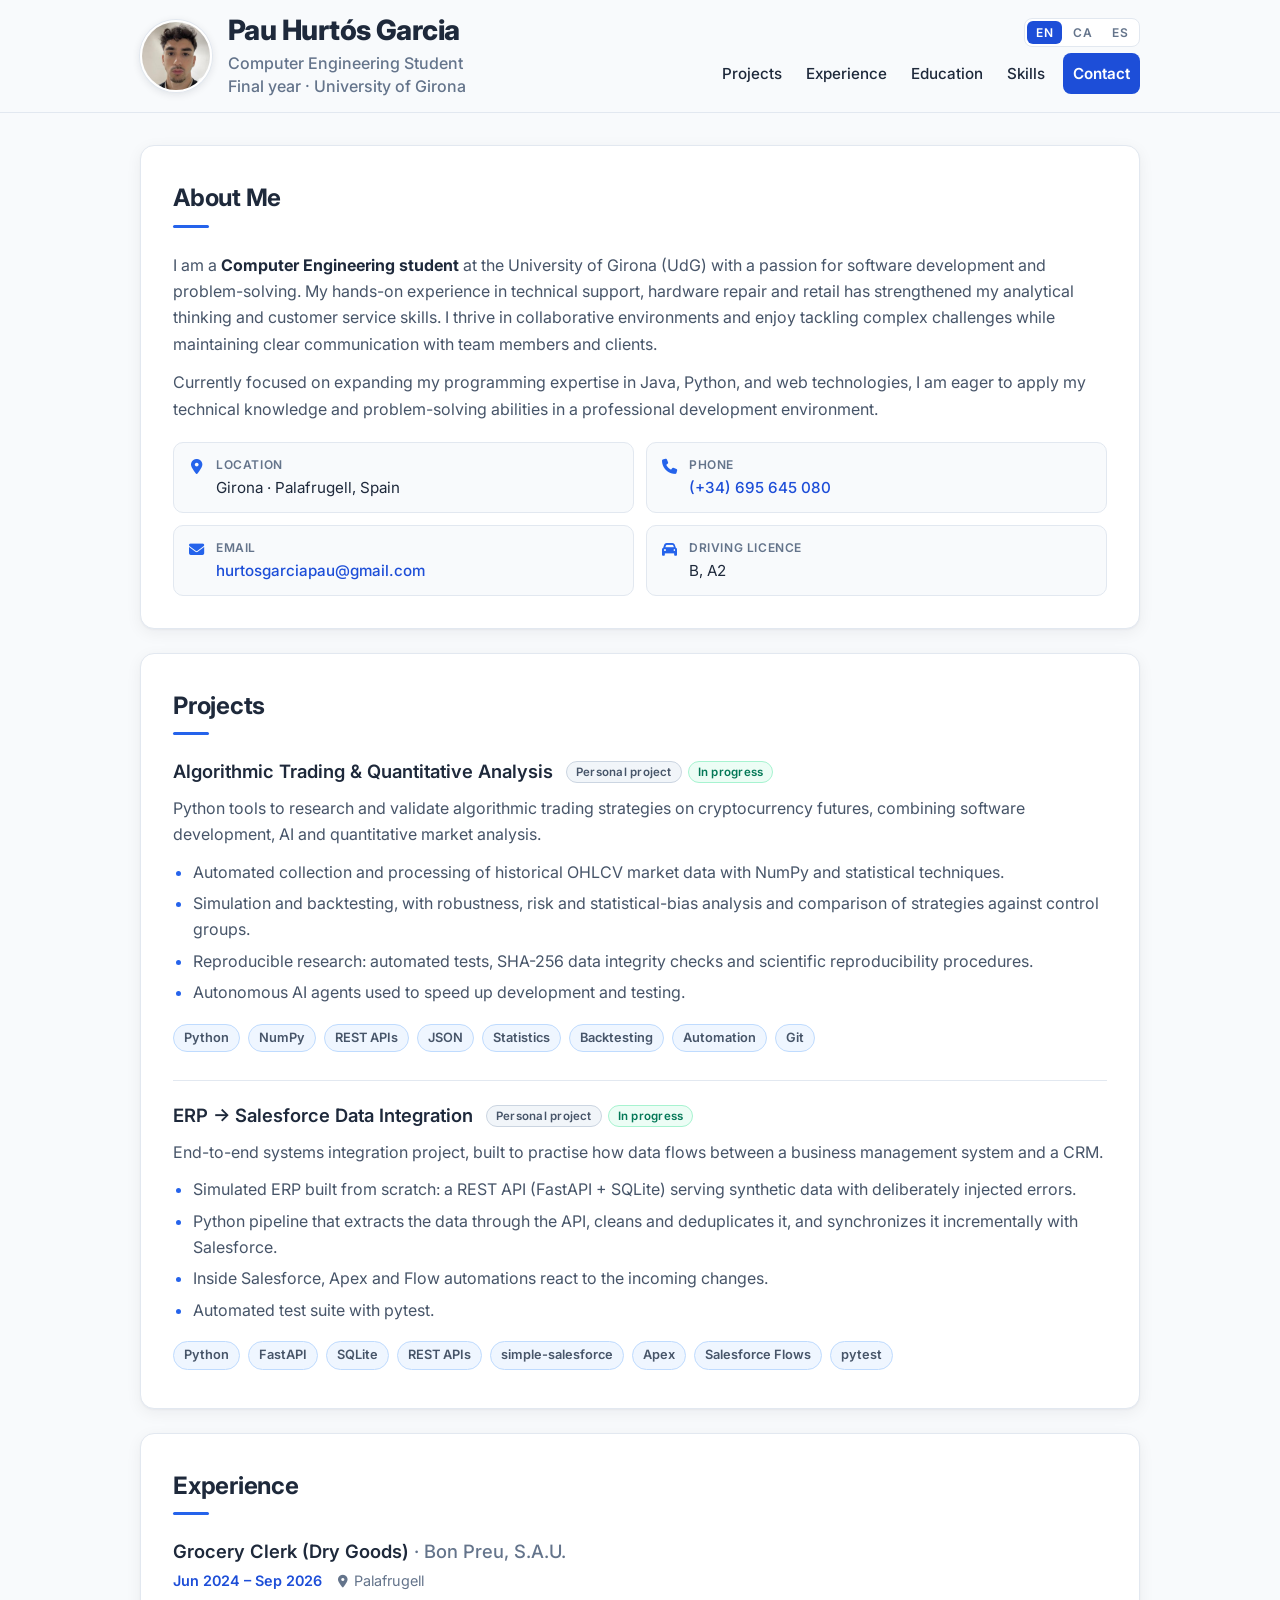
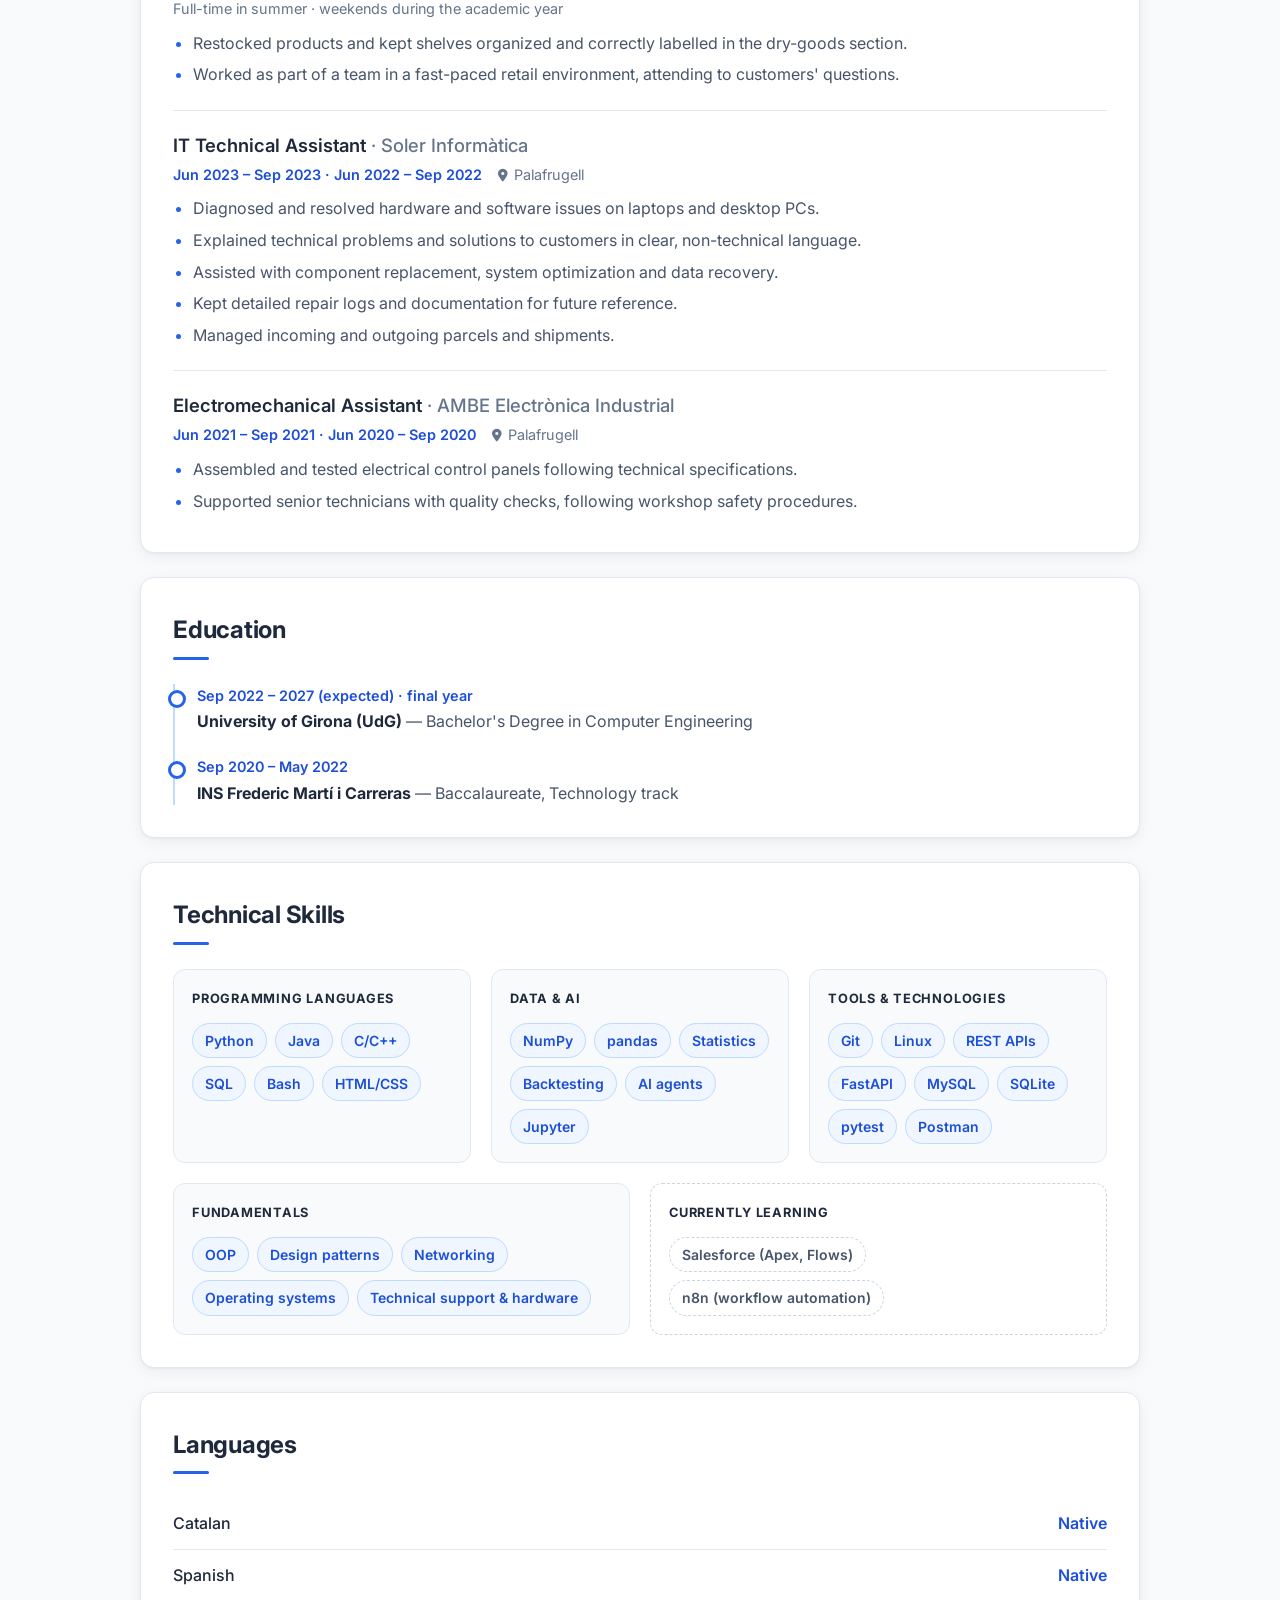
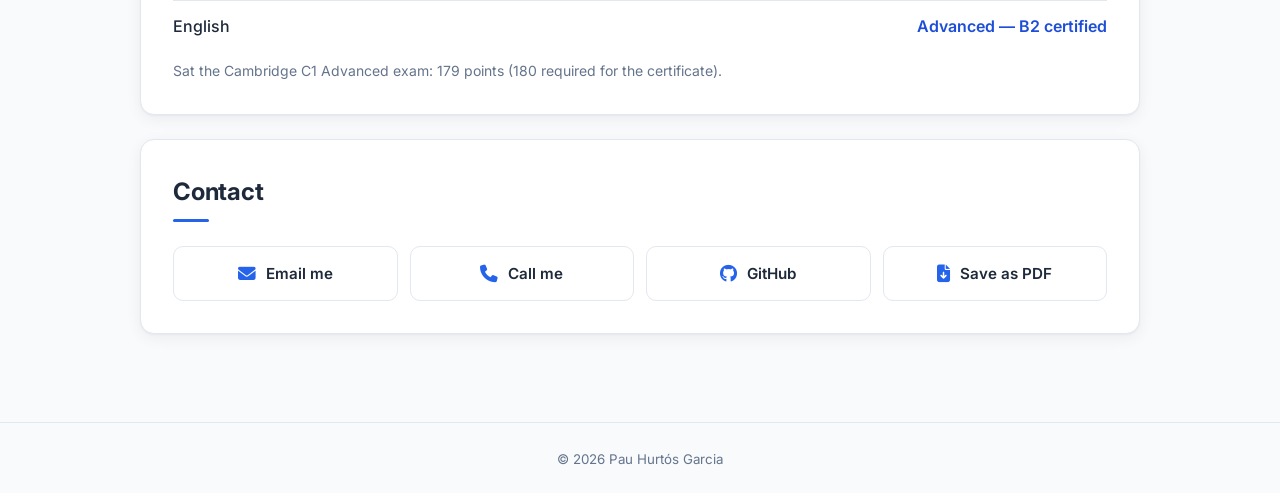
<file: docs/index.html>
<!DOCTYPE html>
<html lang="en">
<head>
  <meta charset="utf-8" />
  <meta name="viewport" content="width=device-width, initial-scale=1" />
  <title>Pau Hurtós Garcia | Curriculum Vitae</title>
  <meta name="description" content="Pau Hurtós Garcia — Computer Engineering student at the University of Girona. Experience, education, skills and contact information." />
  <meta name="author" content="Pau Hurtós Garcia" />
  <meta name="theme-color" content="#1d4ed8" />
  <link rel="canonical" href="https://pdpxvx.github.io/CV/" />
  <link rel="alternate" hreflang="en" href="https://pdpxvx.github.io/CV/" />
  <link rel="alternate" hreflang="ca" href="https://pdpxvx.github.io/CV/ca/" />
  <link rel="alternate" hreflang="es" href="https://pdpxvx.github.io/CV/es/" />
  <link rel="alternate" hreflang="x-default" href="https://pdpxvx.github.io/CV/" />
  <link rel="icon" href="data:image/svg+xml,%3Csvg xmlns='http://www.w3.org/2000/svg' viewBox='0 0 64 64'%3E%3Crect width='64' height='64' rx='14' fill='%231d4ed8'/%3E%3Ctext x='50%25' y='54%25' dominant-baseline='middle' text-anchor='middle' font-family='Arial,sans-serif' font-weight='700' font-size='28' fill='%23fff'%3EPH%3C/text%3E%3C/svg%3E" />

  <!-- Social sharing preview (LinkedIn, WhatsApp, X...) -->
  <meta property="og:type" content="profile" />
  <meta property="og:locale" content="en_GB" />
  <meta property="og:title" content="Pau Hurtós Garcia — Curriculum Vitae" />
  <meta property="og:description" content="Computer Engineering student at the University of Girona (UdG)." />
  <meta property="og:url" content="https://pdpxvx.github.io/CV/" />
  <meta property="og:image" content="https://pdpxvx.github.io/CV/assets/photo.jpg" />
  <meta name="twitter:card" content="summary" />

  <!-- Fonts & icons -->
  <link rel="preconnect" href="https://fonts.googleapis.com" />
  <link rel="preconnect" href="https://fonts.gstatic.com" crossorigin />
  <link href="https://fonts.googleapis.com/css2?family=Inter:wght@400;500;600;700;800&display=swap" rel="stylesheet" />
  <link rel="stylesheet" href="https://cdn.jsdelivr.net/npm/@fortawesome/fontawesome-free@6.5.0/css/all.min.css" integrity="sha512-Avb2QiuDEEvB4bZJYdft2mNjVShBftLdPG8FJ0V7irTLQ8Uo0qcPxh4Plq7G5tGm0rU+1SPhVotteLpBERwTkw==" crossorigin="anonymous" referrerpolicy="no-referrer" />
  <link rel="stylesheet" href="style.css?v=2" />
</head>

<body>
  <a class="skip-link" href="#main">Skip to content</a>

  <!-- ===== HEADER ===== -->
  <header class="site-header">
    <div class="container header-inner">
      <div class="id-block">
        <img class="avatar" src="assets/photo.jpg" alt="Photo of Pau Hurtós Garcia" width="72" height="72" />
        <div>
          <h1 class="name">Pau Hurtós Garcia</h1>
          <p class="tagline"><span>Computer Engineering Student</span><span class="sep"> · </span><span>Final year · University of Girona</span></p>
        </div>
      </div>

      <div class="header-right">
        <!-- ===== LANGUAGE SWITCHER ===== -->
        <nav class="lang-switch" aria-label="Language">
          <a href="./" hreflang="en" lang="en" aria-current="page">EN</a>
          <a href="ca/" hreflang="ca" lang="ca">CA</a>
          <a href="es/" hreflang="es" lang="es">ES</a>
        </nav>

        <!-- ===== NAVIGATION BAR ===== -->
        <nav class="site-nav" aria-label="Main navigation">
          <ul>
            <li><a href="#projects">Projects</a></li>
            <li><a href="#experience">Experience</a></li>
            <li><a href="#education">Education</a></li>
            <li><a href="#technical-skills">Skills</a></li>
            <li><a class="btn" href="#contact">Contact</a></li>
          </ul>
        </nav>
      </div>
    </div>
  </header>

  <!-- ===== MAIN CONTENT ===== -->
  <main id="main" class="container content">

    <!-- === ABOUT SECTION === -->
    <section id="about" class="card">
      <h2>About Me</h2>
      <p>
        I am a <strong>Computer Engineering student</strong> at the University of Girona (UdG) with a passion for
        software development and problem-solving. My hands-on experience in technical support, hardware repair and retail
        has strengthened my analytical thinking and customer service skills. I thrive in collaborative environments
        and enjoy tackling complex challenges while maintaining clear communication with team members and clients.
      </p>
      <p>
        Currently focused on expanding my programming expertise in Java, Python, and web technologies, I am eager
        to apply my technical knowledge and problem-solving abilities in a professional development environment.
      </p>

      <ul class="quick-facts">
        <li><i class="fa-solid fa-location-dot" aria-hidden="true"></i><span><strong>Location</strong>Girona · Palafrugell, Spain</span></li>
        <li><i class="fa-solid fa-phone" aria-hidden="true"></i><span><strong>Phone</strong><a href="tel:+34695645080">(+34) 695 645 080</a></span></li>
        <li><i class="fa-solid fa-envelope" aria-hidden="true"></i><span><strong>Email</strong><a href="mailto:hurtosgarciapau@gmail.com">hurtosgarciapau@gmail.com</a></span></li>
        <li><i class="fa-solid fa-car" aria-hidden="true"></i><span><strong>Driving licence</strong>B, A2</span></li>
      </ul>
    </section>

    <!-- === PROJECTS === -->
    <section id="projects" class="card">
      <h2>Projects</h2>

      <article class="item project">
        <div class="item-head">
          <h3>Algorithmic Trading &amp; Quantitative Analysis <span class="badge neutral">Personal project</span><span class="badge">In progress</span></h3>
        </div>
        <p>Python tools to research and validate algorithmic trading strategies on cryptocurrency futures, combining software development, AI and quantitative market analysis.</p>
        <ul>
          <li>Automated collection and processing of historical OHLCV market data with NumPy and statistical techniques.</li>
          <li>Simulation and backtesting, with robustness, risk and statistical-bias analysis and comparison of strategies against control groups.</li>
          <li>Reproducible research: automated tests, SHA-256 data integrity checks and scientific reproducibility procedures.</li>
          <li>Autonomous AI agents used to speed up development and testing.</li>
        </ul>
        <ul class="skill-tags">
          <li class="skill-tag">Python</li>
          <li class="skill-tag">NumPy</li>
          <li class="skill-tag">REST APIs</li>
          <li class="skill-tag">JSON</li>
          <li class="skill-tag">Statistics</li>
          <li class="skill-tag">Backtesting</li>
          <li class="skill-tag">Automation</li>
          <li class="skill-tag">Git</li>
        </ul>
      </article>

      <article class="item project">
        <div class="item-head">
          <h3>ERP → Salesforce Data Integration <span class="badge neutral">Personal project</span><span class="badge">In progress</span></h3>
        </div>
        <p>End-to-end systems integration project, built to practise how data flows between a business management system and a CRM.</p>
        <ul>
          <li>Simulated ERP built from scratch: a REST API (FastAPI + SQLite) serving synthetic data with deliberately injected errors.</li>
          <li>Python pipeline that extracts the data through the API, cleans and deduplicates it, and synchronizes it incrementally with Salesforce.</li>
          <li>Inside Salesforce, Apex and Flow automations react to the incoming changes.</li>
          <li>Automated test suite with pytest.</li>
        </ul>
        <ul class="skill-tags">
          <li class="skill-tag">Python</li>
          <li class="skill-tag">FastAPI</li>
          <li class="skill-tag">SQLite</li>
          <li class="skill-tag">REST APIs</li>
          <li class="skill-tag">simple-salesforce</li>
          <li class="skill-tag">Apex</li>
          <li class="skill-tag">Salesforce Flows</li>
          <li class="skill-tag">pytest</li>
        </ul>
      </article>
    </section>

    <!-- === EXPERIENCE SECTION === -->
    <section id="experience" class="card">
      <h2>Experience</h2>

      <article class="item">
        <div class="item-head">
          <h3>Grocery Clerk (Dry Goods) <span class="org">· Bon Preu, S.A.U.</span></h3>
          <p class="meta"><span class="dates">Jun 2024 – Sep 2026</span><span class="place">Palafrugell</span><span class="schedule">Full-time in summer · weekends during the academic year</span></p>
        </div>
        <ul>
          <li>Restocked products and kept shelves organized and correctly labelled in the dry-goods section.</li>
          <li>Worked as part of a team in a fast-paced retail environment, attending to customers' questions.</li>
        </ul>
      </article>

      <article class="item">
        <div class="item-head">
          <h3>IT Technical Assistant <span class="org">· Soler Informàtica</span></h3>
          <p class="meta"><span class="dates">Jun 2023 – Sep 2023 · Jun 2022 – Sep 2022</span><span class="place">Palafrugell</span></p>
        </div>
        <ul>
          <li>Diagnosed and resolved hardware and software issues on laptops and desktop PCs.</li>
          <li>Explained technical problems and solutions to customers in clear, non-technical language.</li>
          <li>Assisted with component replacement, system optimization and data recovery.</li>
          <li>Kept detailed repair logs and documentation for future reference.</li>
          <li>Managed incoming and outgoing parcels and shipments.</li>
        </ul>
      </article>

      <article class="item">
        <div class="item-head">
          <h3>Electromechanical Assistant <span class="org">· AMBE Electrònica Industrial</span></h3>
          <p class="meta"><span class="dates">Jun 2021 – Sep 2021 · Jun 2020 – Sep 2020</span><span class="place">Palafrugell</span></p>
        </div>
        <ul>
          <li>Assembled and tested electrical control panels following technical specifications.</li>
          <li>Supported senior technicians with quality checks, following workshop safety procedures.</li>
        </ul>
      </article>
    </section>

    <!-- === EDUCATION SECTION === -->
    <section id="education" class="card">
      <h2>Education</h2>
      <ol class="timeline">
        <li class="milestone">
          <div class="when">Sep 2022 – 2027 (expected) · final year</div>
          <div class="what"><strong>University of Girona (UdG)</strong> — Bachelor's Degree in Computer Engineering</div>
        </li>
        <li class="milestone">
          <div class="when">Sep 2020 – May 2022</div>
          <div class="what"><strong>INS Frederic Martí i Carreras</strong> — Baccalaureate, Technology track</div>
        </li>
      </ol>
    </section>

    <!-- === TECHNICAL SKILLS SECTION === -->
    <section id="technical-skills" class="card">
      <h2>Technical Skills</h2>
      <div class="skills-grid">
        <div class="skill-category">
          <h3>Programming Languages</h3>
          <ul class="skill-tags">
            <li class="skill-tag">Python</li>
            <li class="skill-tag">Java</li>
            <li class="skill-tag">C/C++</li>
            <li class="skill-tag">SQL</li>
            <li class="skill-tag">Bash</li>
            <li class="skill-tag">HTML/CSS</li>
          </ul>
        </div>
        <div class="skill-category">
          <h3>Data &amp; AI</h3>
          <ul class="skill-tags">
            <li class="skill-tag">NumPy</li>
            <li class="skill-tag">pandas</li>
            <li class="skill-tag">Statistics</li>
            <li class="skill-tag">Backtesting</li>
            <li class="skill-tag">AI agents</li>
            <li class="skill-tag">Jupyter</li>
          </ul>
        </div>
        <div class="skill-category">
          <h3>Tools &amp; Technologies</h3>
          <ul class="skill-tags">
            <li class="skill-tag">Git</li>
            <li class="skill-tag">Linux</li>
            <li class="skill-tag">REST APIs</li>
            <li class="skill-tag">FastAPI</li>
            <li class="skill-tag">MySQL</li>
            <li class="skill-tag">SQLite</li>
            <li class="skill-tag">pytest</li>
            <li class="skill-tag">Postman</li>
          </ul>
        </div>
        <div class="skill-category">
          <h3>Fundamentals</h3>
          <ul class="skill-tags">
            <li class="skill-tag">OOP</li>
            <li class="skill-tag">Design patterns</li>
            <li class="skill-tag">Networking</li>
            <li class="skill-tag">Operating systems</li>
            <li class="skill-tag">Technical support &amp; hardware</li>
          </ul>
        </div>
        <div class="skill-category learning">
          <h3>Currently learning</h3>
          <ul class="skill-tags">
            <li class="skill-tag">Salesforce (Apex, Flows)</li>
            <li class="skill-tag">n8n (workflow automation)</li>
          </ul>
        </div>
      </div>
    </section>

    <!-- === LANGUAGES SECTION === -->
    <section id="languages" class="card">
      <h2>Languages</h2>
      <ul class="lang-list">
        <li><span>Catalan</span><strong>Native</strong></li>
        <li><span>Spanish</span><strong>Native</strong></li>
        <li><span>English</span><strong>Advanced — B2 certified</strong></li>
      </ul>
      <p class="note">Sat the Cambridge C1 Advanced exam: 179 points (180 required for the certificate).</p>
    </section>

    <!-- === CONTACT SECTION === -->
    <section id="contact" class="card">
      <h2>Contact</h2>
      <address class="contact-grid">
        <a class="contact-link" href="mailto:hurtosgarciapau@gmail.com" aria-label="Send an email to Pau Hurtós Garcia">
          <i class="fa-solid fa-envelope" aria-hidden="true"></i>
          <span>Email me</span>
        </a>
        <a class="contact-link" href="tel:+34695645080" aria-label="Call Pau Hurtós Garcia">
          <i class="fa-solid fa-phone" aria-hidden="true"></i>
          <span>Call me</span>
        </a>
        <a class="contact-link" href="https://github.com/pdpxvx" target="_blank" rel="noopener" aria-label="View GitHub profile (opens in a new tab)">
          <i class="fa-brands fa-github" aria-hidden="true"></i>
          <span>GitHub</span>
        </a>
        <button class="contact-link" type="button" onclick="window.print()" aria-label="Print or save this CV as PDF">
          <i class="fa-solid fa-file-arrow-down" aria-hidden="true"></i>
          <span>Save as PDF</span>
        </button>
      </address>
    </section>
  </main>

  <!-- ===== FOOTER ===== -->
  <footer class="site-footer">
    <div class="container">
      <small>© <span id="year">2026</span> Pau Hurtós Garcia</small>
    </div>
  </footer>
  <script>
    document.getElementById('year').textContent = new Date().getFullYear();
  </script>
</body>
</html>
</file>
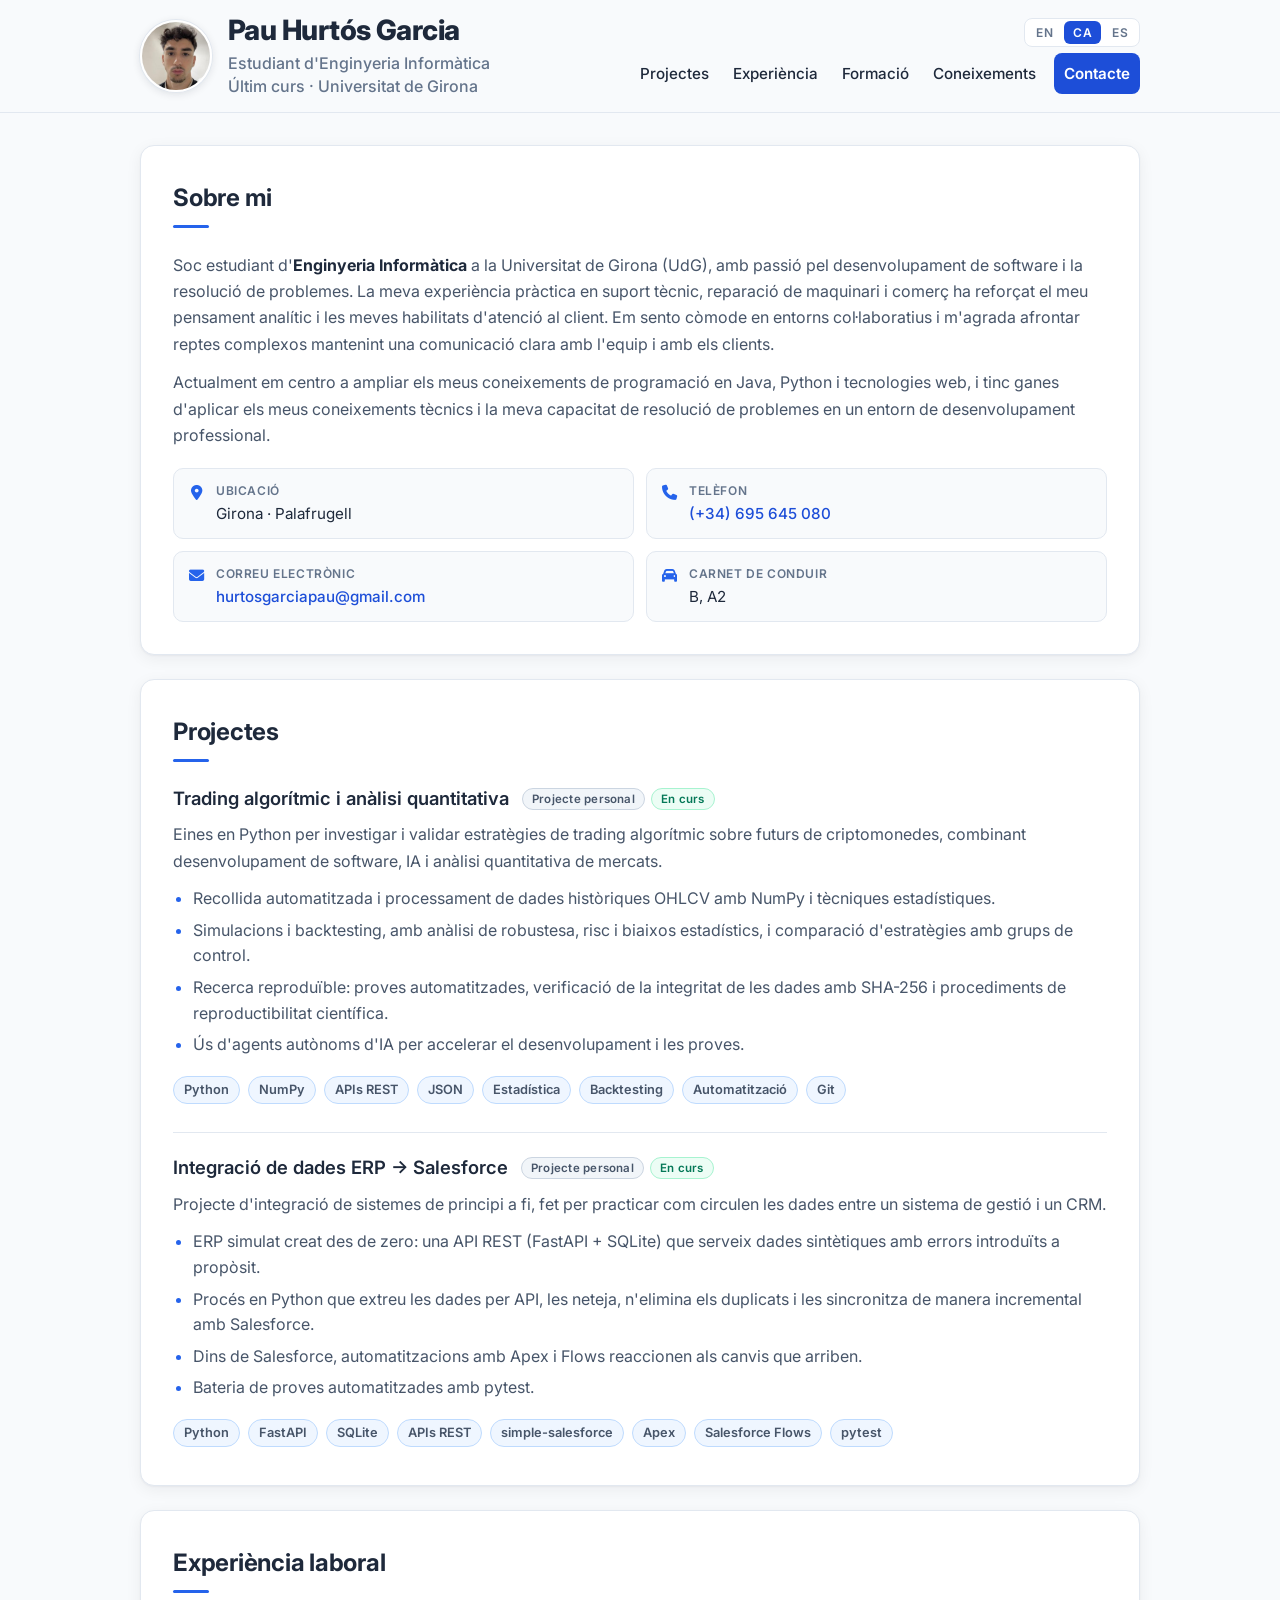
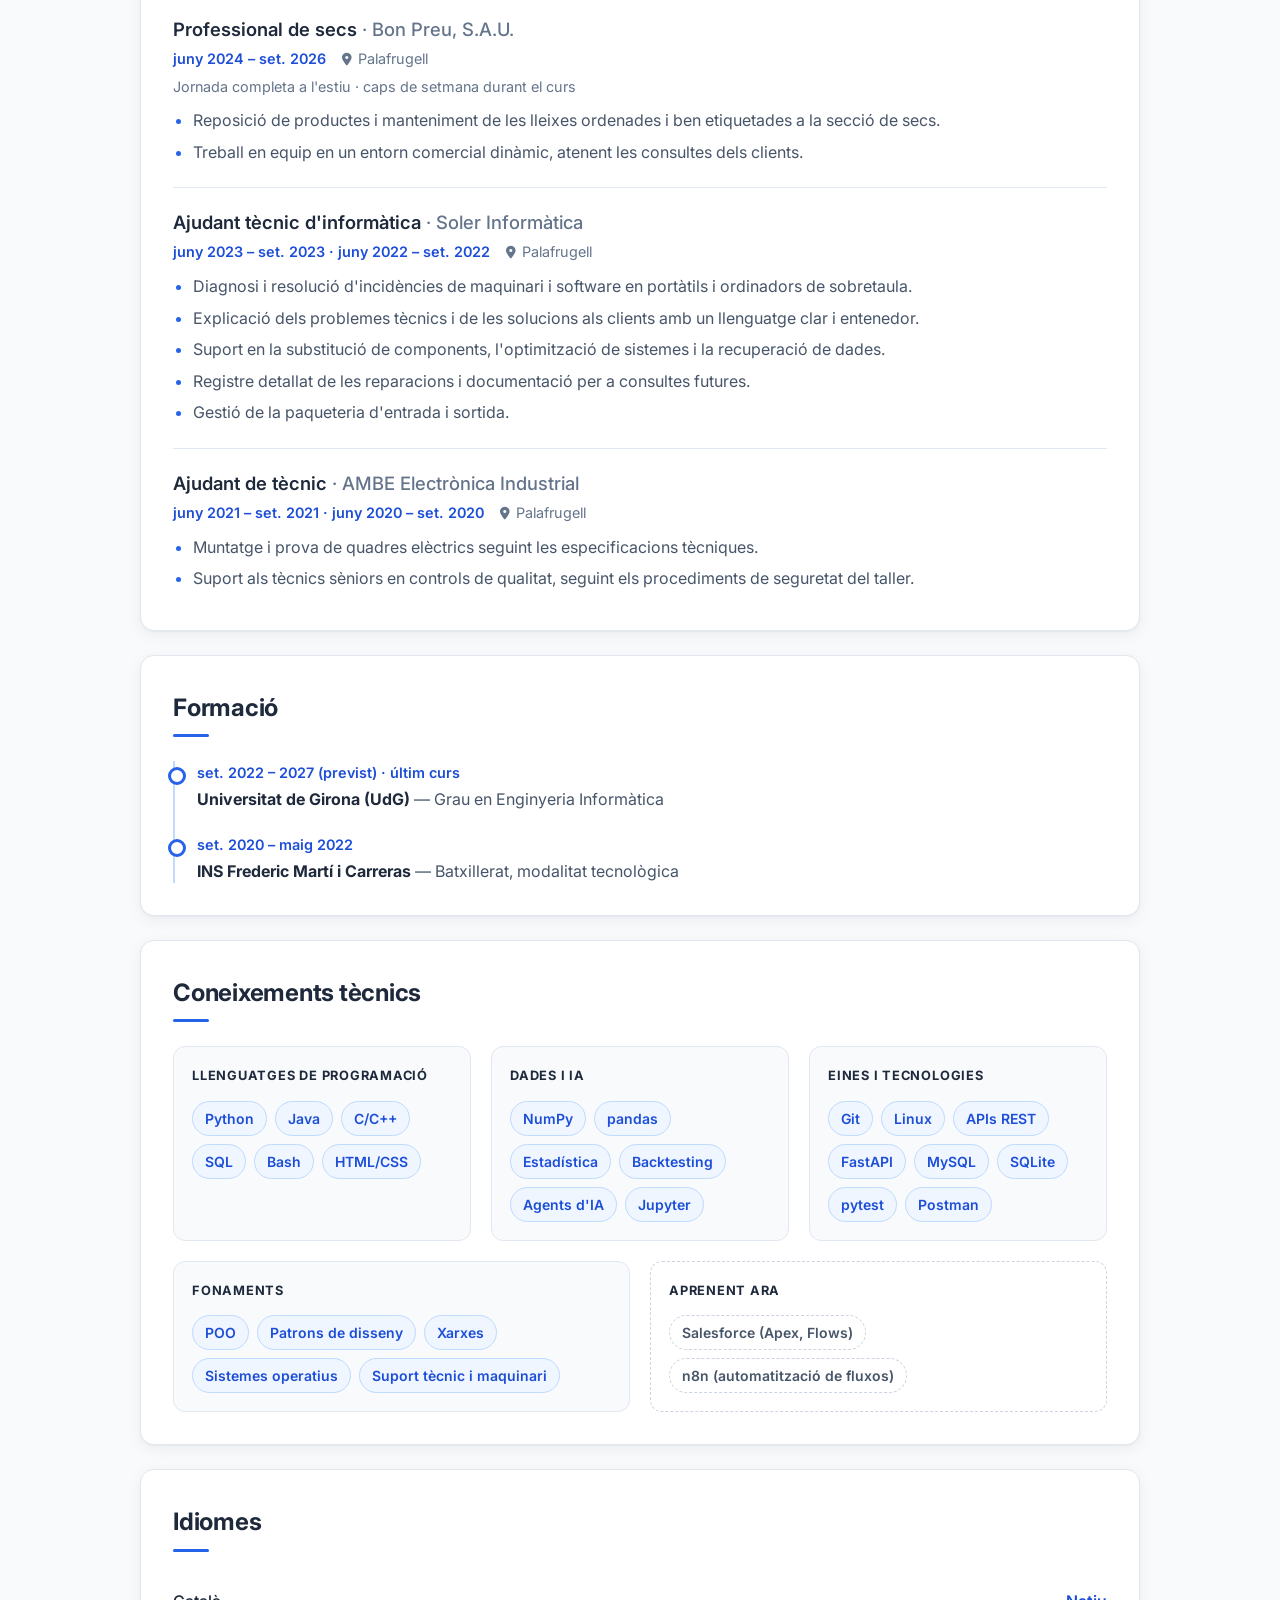
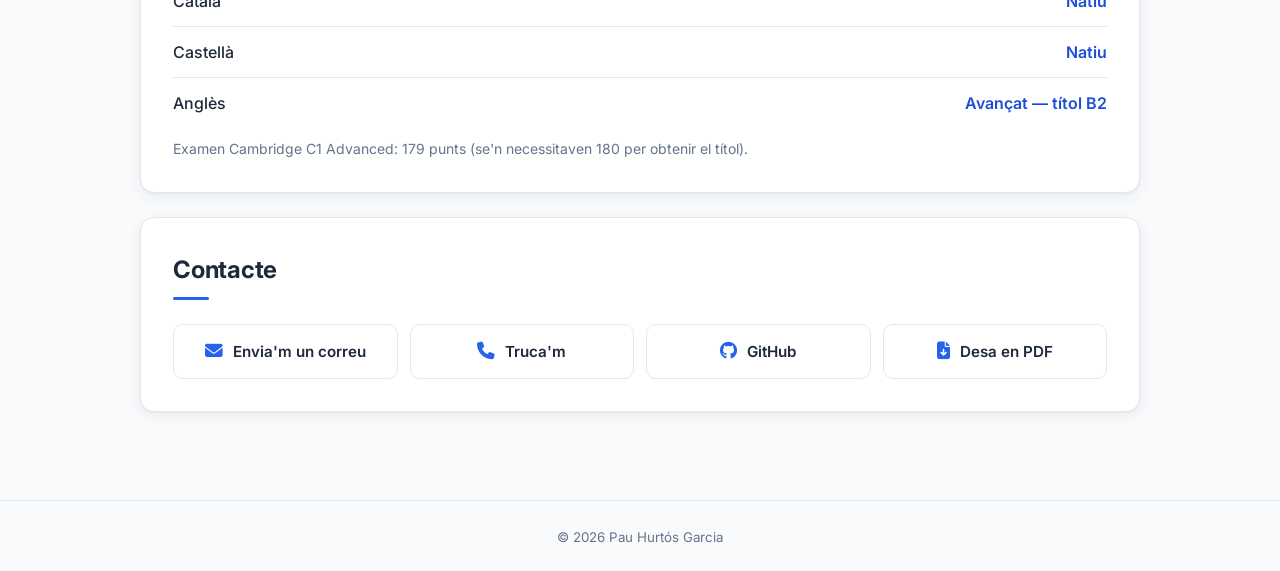
<file: docs/ca/index.html>
<!DOCTYPE html>
<html lang="ca">
<head>
  <meta charset="utf-8" />
  <meta name="viewport" content="width=device-width, initial-scale=1" />
  <title>Pau Hurtós Garcia | Currículum</title>
  <meta name="description" content="Pau Hurtós Garcia — Estudiant d'Enginyeria Informàtica a la Universitat de Girona. Experiència, formació, coneixements i contacte." />
  <meta name="author" content="Pau Hurtós Garcia" />
  <meta name="theme-color" content="#1d4ed8" />
  <link rel="canonical" href="https://pdpxvx.github.io/CV/ca/" />
  <link rel="alternate" hreflang="en" href="https://pdpxvx.github.io/CV/" />
  <link rel="alternate" hreflang="ca" href="https://pdpxvx.github.io/CV/ca/" />
  <link rel="alternate" hreflang="es" href="https://pdpxvx.github.io/CV/es/" />
  <link rel="alternate" hreflang="x-default" href="https://pdpxvx.github.io/CV/" />
  <link rel="icon" href="data:image/svg+xml,%3Csvg xmlns='http://www.w3.org/2000/svg' viewBox='0 0 64 64'%3E%3Crect width='64' height='64' rx='14' fill='%231d4ed8'/%3E%3Ctext x='50%25' y='54%25' dominant-baseline='middle' text-anchor='middle' font-family='Arial,sans-serif' font-weight='700' font-size='28' fill='%23fff'%3EPH%3C/text%3E%3C/svg%3E" />

  <!-- Previsualització en compartir l'enllaç (LinkedIn, WhatsApp, X...) -->
  <meta property="og:type" content="profile" />
  <meta property="og:locale" content="ca_ES" />
  <meta property="og:title" content="Pau Hurtós Garcia — Currículum" />
  <meta property="og:description" content="Estudiant d'Enginyeria Informàtica a la Universitat de Girona (UdG)." />
  <meta property="og:url" content="https://pdpxvx.github.io/CV/ca/" />
  <meta property="og:image" content="https://pdpxvx.github.io/CV/assets/photo.jpg" />
  <meta name="twitter:card" content="summary" />

  <!-- Tipografies i icones -->
  <link rel="preconnect" href="https://fonts.googleapis.com" />
  <link rel="preconnect" href="https://fonts.gstatic.com" crossorigin />
  <link href="https://fonts.googleapis.com/css2?family=Inter:wght@400;500;600;700;800&display=swap" rel="stylesheet" />
  <link rel="stylesheet" href="https://cdn.jsdelivr.net/npm/@fortawesome/fontawesome-free@6.5.0/css/all.min.css" integrity="sha512-Avb2QiuDEEvB4bZJYdft2mNjVShBftLdPG8FJ0V7irTLQ8Uo0qcPxh4Plq7G5tGm0rU+1SPhVotteLpBERwTkw==" crossorigin="anonymous" referrerpolicy="no-referrer" />
  <link rel="stylesheet" href="../style.css?v=2" />
</head>

<body>
  <a class="skip-link" href="#main">Vés al contingut</a>

  <!-- ===== CAPÇALERA ===== -->
  <header class="site-header">
    <div class="container header-inner">
      <div class="id-block">
        <img class="avatar" src="../assets/photo.jpg" alt="Foto de Pau Hurtós Garcia" width="72" height="72" />
        <div>
          <h1 class="name">Pau Hurtós Garcia</h1>
          <p class="tagline"><span>Estudiant d'Enginyeria Informàtica</span><span class="sep"> · </span><span>Últim curs · Universitat de Girona</span></p>
        </div>
      </div>

      <div class="header-right">
        <!-- ===== SELECTOR D'IDIOMA ===== -->
        <nav class="lang-switch" aria-label="Idioma">
          <a href="../" hreflang="en" lang="en">EN</a>
          <a href="./" hreflang="ca" lang="ca" aria-current="page">CA</a>
          <a href="../es/" hreflang="es" lang="es">ES</a>
        </nav>

        <!-- ===== MENÚ DE NAVEGACIÓ ===== -->
        <nav class="site-nav" aria-label="Navegació principal">
          <ul>
            <li><a href="#projects">Projectes</a></li>
            <li><a href="#experience">Experiència</a></li>
            <li><a href="#education">Formació</a></li>
            <li><a href="#technical-skills">Coneixements</a></li>
            <li><a class="btn" href="#contact">Contacte</a></li>
          </ul>
        </nav>
      </div>
    </div>
  </header>

  <!-- ===== CONTINGUT PRINCIPAL ===== -->
  <main id="main" class="container content">

    <!-- === SOBRE MI === -->
    <section id="about" class="card">
      <h2>Sobre mi</h2>
      <p>
        Soc estudiant d'<strong>Enginyeria Informàtica</strong> a la Universitat de Girona (UdG), amb passió pel
        desenvolupament de software i la resolució de problemes. La meva experiència pràctica en suport tècnic, reparació
        de maquinari i comerç ha reforçat el meu pensament analític i les meves habilitats d'atenció al client. Em sento
        còmode en entorns col·laboratius i m'agrada afrontar reptes complexos mantenint una comunicació clara amb l'equip i amb els clients.
      </p>
      <p>
        Actualment em centro a ampliar els meus coneixements de programació en Java, Python i tecnologies web, i tinc ganes
        d'aplicar els meus coneixements tècnics i la meva capacitat de resolució de problemes en un entorn de desenvolupament professional.
      </p>

      <ul class="quick-facts">
        <li><i class="fa-solid fa-location-dot" aria-hidden="true"></i><span><strong>Ubicació</strong>Girona · Palafrugell</span></li>
        <li><i class="fa-solid fa-phone" aria-hidden="true"></i><span><strong>Telèfon</strong><a href="tel:+34695645080">(+34) 695 645 080</a></span></li>
        <li><i class="fa-solid fa-envelope" aria-hidden="true"></i><span><strong>Correu electrònic</strong><a href="mailto:hurtosgarciapau@gmail.com">hurtosgarciapau@gmail.com</a></span></li>
        <li><i class="fa-solid fa-car" aria-hidden="true"></i><span><strong>Carnet de conduir</strong>B, A2</span></li>
      </ul>
    </section>

    <!-- === PROJECTES === -->
    <section id="projects" class="card">
      <h2>Projectes</h2>

      <article class="item project">
        <div class="item-head">
          <h3>Trading algorítmic i anàlisi quantitativa <span class="badge neutral">Projecte personal</span><span class="badge">En curs</span></h3>
        </div>
        <p>Eines en Python per investigar i validar estratègies de trading algorítmic sobre futurs de criptomonedes, combinant desenvolupament de software, IA i anàlisi quantitativa de mercats.</p>
        <ul>
          <li>Recollida automatitzada i processament de dades històriques OHLCV amb NumPy i tècniques estadístiques.</li>
          <li>Simulacions i backtesting, amb anàlisi de robustesa, risc i biaixos estadístics, i comparació d'estratègies amb grups de control.</li>
          <li>Recerca reproduïble: proves automatitzades, verificació de la integritat de les dades amb SHA-256 i procediments de reproductibilitat científica.</li>
          <li>Ús d'agents autònoms d'IA per accelerar el desenvolupament i les proves.</li>
        </ul>
        <ul class="skill-tags">
          <li class="skill-tag">Python</li>
          <li class="skill-tag">NumPy</li>
          <li class="skill-tag">APIs REST</li>
          <li class="skill-tag">JSON</li>
          <li class="skill-tag">Estadística</li>
          <li class="skill-tag">Backtesting</li>
          <li class="skill-tag">Automatització</li>
          <li class="skill-tag">Git</li>
        </ul>
      </article>

      <article class="item project">
        <div class="item-head">
          <h3>Integració de dades ERP → Salesforce <span class="badge neutral">Projecte personal</span><span class="badge">En curs</span></h3>
        </div>
        <p>Projecte d'integració de sistemes de principi a fi, fet per practicar com circulen les dades entre un sistema de gestió i un CRM.</p>
        <ul>
          <li>ERP simulat creat des de zero: una API REST (FastAPI + SQLite) que serveix dades sintètiques amb errors introduïts a propòsit.</li>
          <li>Procés en Python que extreu les dades per API, les neteja, n'elimina els duplicats i les sincronitza de manera incremental amb Salesforce.</li>
          <li>Dins de Salesforce, automatitzacions amb Apex i Flows reaccionen als canvis que arriben.</li>
          <li>Bateria de proves automatitzades amb pytest.</li>
        </ul>
        <ul class="skill-tags">
          <li class="skill-tag">Python</li>
          <li class="skill-tag">FastAPI</li>
          <li class="skill-tag">SQLite</li>
          <li class="skill-tag">APIs REST</li>
          <li class="skill-tag">simple-salesforce</li>
          <li class="skill-tag">Apex</li>
          <li class="skill-tag">Salesforce Flows</li>
          <li class="skill-tag">pytest</li>
        </ul>
      </article>
    </section>

    <!-- === EXPERIÈNCIA === -->
    <section id="experience" class="card">
      <h2>Experiència laboral</h2>

      <article class="item">
        <div class="item-head">
          <h3>Professional de secs <span class="org">· Bon Preu, S.A.U.</span></h3>
          <p class="meta"><span class="dates">juny 2024 – set. 2026</span><span class="place">Palafrugell</span><span class="schedule">Jornada completa a l'estiu · caps de setmana durant el curs</span></p>
        </div>
        <ul>
          <li>Reposició de productes i manteniment de les lleixes ordenades i ben etiquetades a la secció de secs.</li>
          <li>Treball en equip en un entorn comercial dinàmic, atenent les consultes dels clients.</li>
        </ul>
      </article>

      <article class="item">
        <div class="item-head">
          <h3>Ajudant tècnic d'informàtica <span class="org">· Soler Informàtica</span></h3>
          <p class="meta"><span class="dates">juny 2023 – set. 2023 · juny 2022 – set. 2022</span><span class="place">Palafrugell</span></p>
        </div>
        <ul>
          <li>Diagnosi i resolució d'incidències de maquinari i software en portàtils i ordinadors de sobretaula.</li>
          <li>Explicació dels problemes tècnics i de les solucions als clients amb un llenguatge clar i entenedor.</li>
          <li>Suport en la substitució de components, l'optimització de sistemes i la recuperació de dades.</li>
          <li>Registre detallat de les reparacions i documentació per a consultes futures.</li>
          <li>Gestió de la paqueteria d'entrada i sortida.</li>
        </ul>
      </article>

      <article class="item">
        <div class="item-head">
          <h3>Ajudant de tècnic <span class="org">· AMBE Electrònica Industrial</span></h3>
          <p class="meta"><span class="dates">juny 2021 – set. 2021 · juny 2020 – set. 2020</span><span class="place">Palafrugell</span></p>
        </div>
        <ul>
          <li>Muntatge i prova de quadres elèctrics seguint les especificacions tècniques.</li>
          <li>Suport als tècnics sèniors en controls de qualitat, seguint els procediments de seguretat del taller.</li>
        </ul>
      </article>
    </section>

    <!-- === FORMACIÓ === -->
    <section id="education" class="card">
      <h2>Formació</h2>
      <ol class="timeline">
        <li class="milestone">
          <div class="when">set. 2022 – 2027 (previst) · últim curs</div>
          <div class="what"><strong>Universitat de Girona (UdG)</strong> — Grau en Enginyeria Informàtica</div>
        </li>
        <li class="milestone">
          <div class="when">set. 2020 – maig 2022</div>
          <div class="what"><strong>INS Frederic Martí i Carreras</strong> — Batxillerat, modalitat tecnològica</div>
        </li>
      </ol>
    </section>

    <!-- === CONEIXEMENTS TÈCNICS === -->
    <section id="technical-skills" class="card">
      <h2>Coneixements tècnics</h2>
      <div class="skills-grid">
        <div class="skill-category">
          <h3>Llenguatges de programació</h3>
          <ul class="skill-tags">
            <li class="skill-tag">Python</li>
            <li class="skill-tag">Java</li>
            <li class="skill-tag">C/C++</li>
            <li class="skill-tag">SQL</li>
            <li class="skill-tag">Bash</li>
            <li class="skill-tag">HTML/CSS</li>
          </ul>
        </div>
        <div class="skill-category">
          <h3>Dades i IA</h3>
          <ul class="skill-tags">
            <li class="skill-tag">NumPy</li>
            <li class="skill-tag">pandas</li>
            <li class="skill-tag">Estadística</li>
            <li class="skill-tag">Backtesting</li>
            <li class="skill-tag">Agents d'IA</li>
            <li class="skill-tag">Jupyter</li>
          </ul>
        </div>
        <div class="skill-category">
          <h3>Eines i tecnologies</h3>
          <ul class="skill-tags">
            <li class="skill-tag">Git</li>
            <li class="skill-tag">Linux</li>
            <li class="skill-tag">APIs REST</li>
            <li class="skill-tag">FastAPI</li>
            <li class="skill-tag">MySQL</li>
            <li class="skill-tag">SQLite</li>
            <li class="skill-tag">pytest</li>
            <li class="skill-tag">Postman</li>
          </ul>
        </div>
        <div class="skill-category">
          <h3>Fonaments</h3>
          <ul class="skill-tags">
            <li class="skill-tag">POO</li>
            <li class="skill-tag">Patrons de disseny</li>
            <li class="skill-tag">Xarxes</li>
            <li class="skill-tag">Sistemes operatius</li>
            <li class="skill-tag">Suport tècnic i maquinari</li>
          </ul>
        </div>
        <div class="skill-category learning">
          <h3>Aprenent ara</h3>
          <ul class="skill-tags">
            <li class="skill-tag">Salesforce (Apex, Flows)</li>
            <li class="skill-tag">n8n (automatització de fluxos)</li>
          </ul>
        </div>
      </div>
    </section>

    <!-- === IDIOMES === -->
    <section id="languages" class="card">
      <h2>Idiomes</h2>
      <ul class="lang-list">
        <li><span>Català</span><strong>Natiu</strong></li>
        <li><span>Castellà</span><strong>Natiu</strong></li>
        <li><span>Anglès</span><strong>Avançat — títol B2</strong></li>
      </ul>
      <p class="note">Examen Cambridge C1 Advanced: 179 punts (se'n necessitaven 180 per obtenir el títol).</p>
    </section>

    <!-- === CONTACTE === -->
    <section id="contact" class="card">
      <h2>Contacte</h2>
      <address class="contact-grid">
        <a class="contact-link" href="mailto:hurtosgarciapau@gmail.com" aria-label="Envia un correu a Pau Hurtós Garcia">
          <i class="fa-solid fa-envelope" aria-hidden="true"></i>
          <span>Envia'm un correu</span>
        </a>
        <a class="contact-link" href="tel:+34695645080" aria-label="Truca a Pau Hurtós Garcia">
          <i class="fa-solid fa-phone" aria-hidden="true"></i>
          <span>Truca'm</span>
        </a>
        <a class="contact-link" href="https://github.com/pdpxvx" target="_blank" rel="noopener" aria-label="Perfil de GitHub (s'obre en una pestanya nova)">
          <i class="fa-brands fa-github" aria-hidden="true"></i>
          <span>GitHub</span>
        </a>
        <button class="contact-link" type="button" onclick="window.print()" aria-label="Imprimeix o desa aquest currículum en PDF">
          <i class="fa-solid fa-file-arrow-down" aria-hidden="true"></i>
          <span>Desa en PDF</span>
        </button>
      </address>
    </section>
  </main>

  <!-- ===== PEU DE PÀGINA ===== -->
  <footer class="site-footer">
    <div class="container">
      <small>© <span id="year">2026</span> Pau Hurtós Garcia</small>
    </div>
  </footer>
  <script>
    document.getElementById('year').textContent = new Date().getFullYear();
  </script>
</body>
</html>
</file>
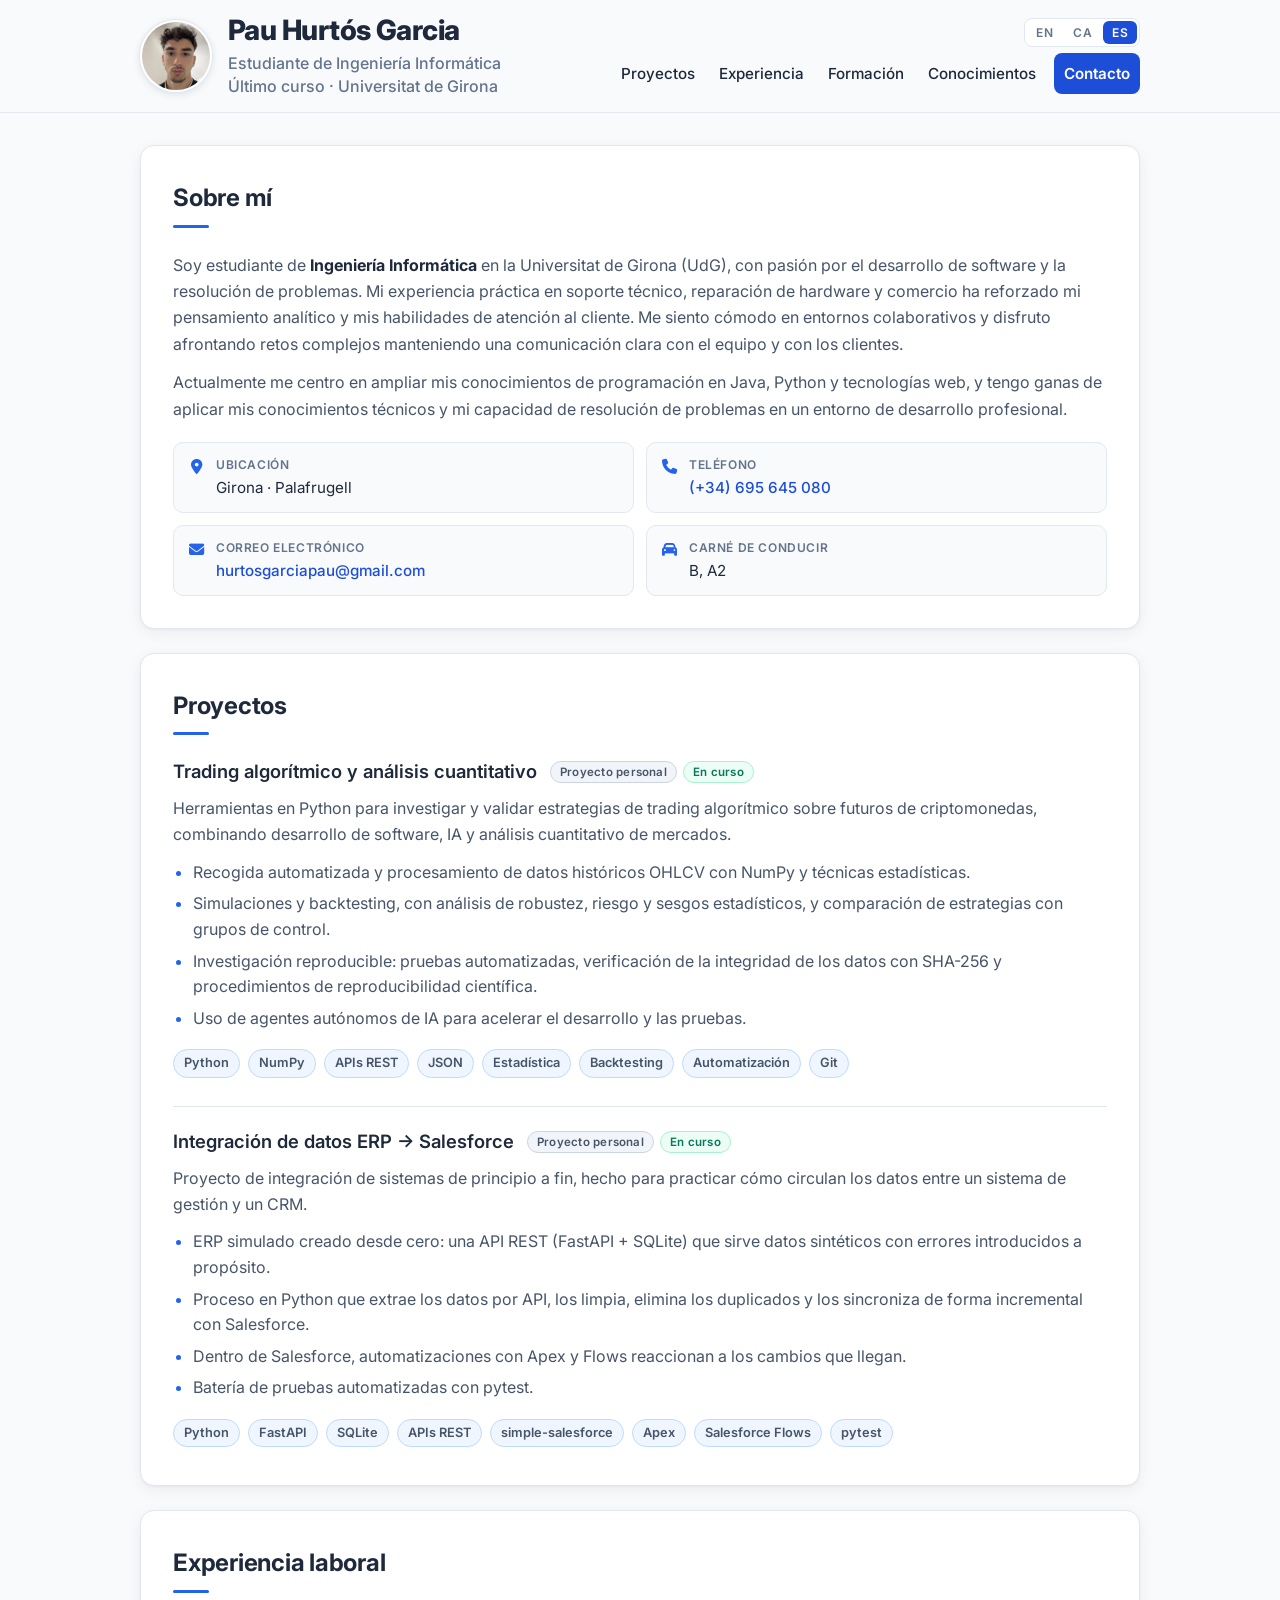
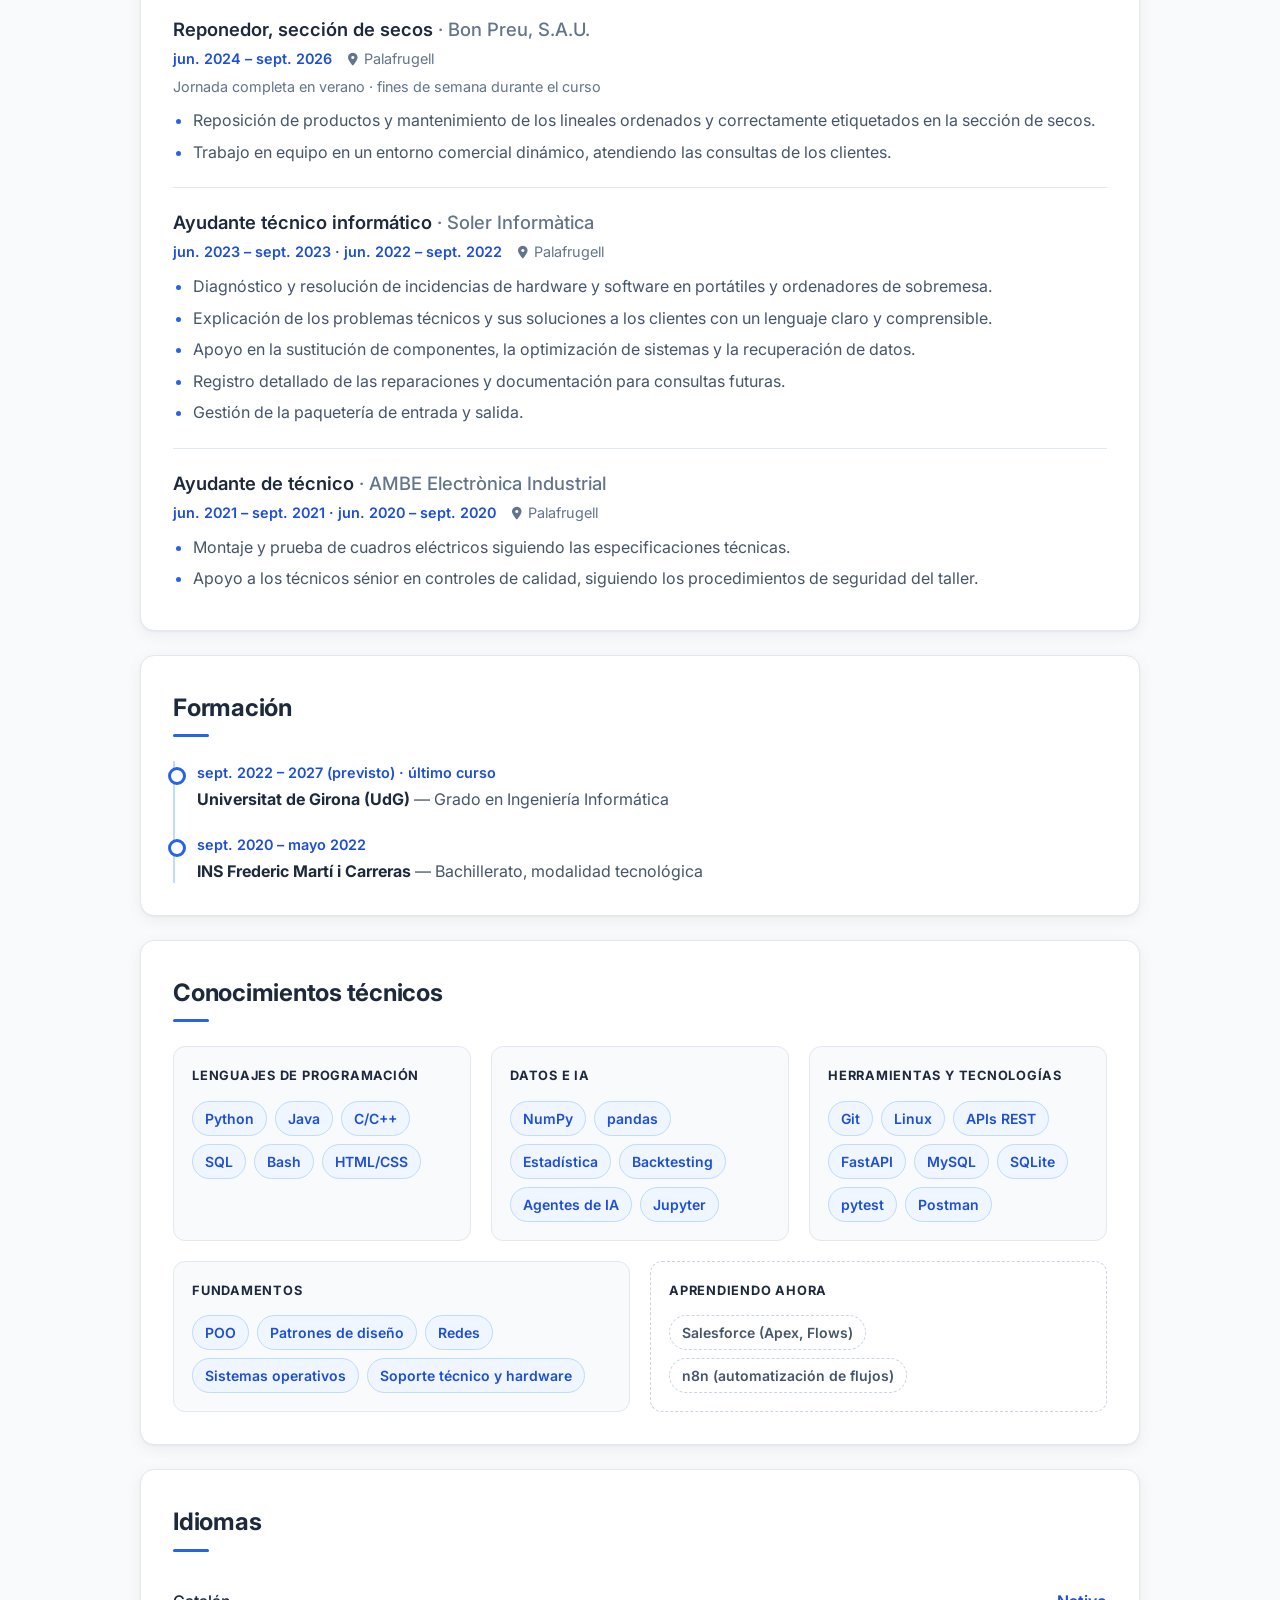
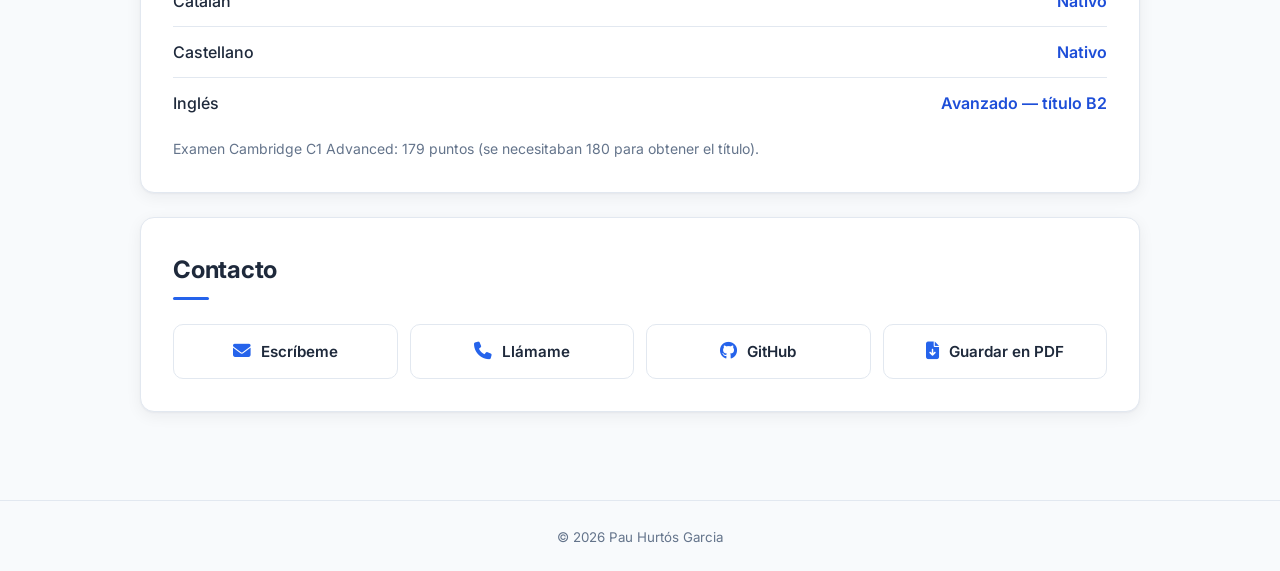
<file: docs/es/index.html>
<!DOCTYPE html>
<html lang="es">
<head>
  <meta charset="utf-8" />
  <meta name="viewport" content="width=device-width, initial-scale=1" />
  <title>Pau Hurtós Garcia | Currículum</title>
  <meta name="description" content="Pau Hurtós Garcia — Estudiante de Ingeniería Informática en la Universitat de Girona. Experiencia, formación, conocimientos y contacto." />
  <meta name="author" content="Pau Hurtós Garcia" />
  <meta name="theme-color" content="#1d4ed8" />
  <link rel="canonical" href="https://pdpxvx.github.io/CV/es/" />
  <link rel="alternate" hreflang="en" href="https://pdpxvx.github.io/CV/" />
  <link rel="alternate" hreflang="ca" href="https://pdpxvx.github.io/CV/ca/" />
  <link rel="alternate" hreflang="es" href="https://pdpxvx.github.io/CV/es/" />
  <link rel="alternate" hreflang="x-default" href="https://pdpxvx.github.io/CV/" />
  <link rel="icon" href="data:image/svg+xml,%3Csvg xmlns='http://www.w3.org/2000/svg' viewBox='0 0 64 64'%3E%3Crect width='64' height='64' rx='14' fill='%231d4ed8'/%3E%3Ctext x='50%25' y='54%25' dominant-baseline='middle' text-anchor='middle' font-family='Arial,sans-serif' font-weight='700' font-size='28' fill='%23fff'%3EPH%3C/text%3E%3C/svg%3E" />

  <!-- Vista previa al compartir el enlace (LinkedIn, WhatsApp, X...) -->
  <meta property="og:type" content="profile" />
  <meta property="og:locale" content="es_ES" />
  <meta property="og:title" content="Pau Hurtós Garcia — Currículum" />
  <meta property="og:description" content="Estudiante de Ingeniería Informática en la Universitat de Girona (UdG)." />
  <meta property="og:url" content="https://pdpxvx.github.io/CV/es/" />
  <meta property="og:image" content="https://pdpxvx.github.io/CV/assets/photo.jpg" />
  <meta name="twitter:card" content="summary" />

  <!-- Tipografías e iconos -->
  <link rel="preconnect" href="https://fonts.googleapis.com" />
  <link rel="preconnect" href="https://fonts.gstatic.com" crossorigin />
  <link href="https://fonts.googleapis.com/css2?family=Inter:wght@400;500;600;700;800&display=swap" rel="stylesheet" />
  <link rel="stylesheet" href="https://cdn.jsdelivr.net/npm/@fortawesome/fontawesome-free@6.5.0/css/all.min.css" integrity="sha512-Avb2QiuDEEvB4bZJYdft2mNjVShBftLdPG8FJ0V7irTLQ8Uo0qcPxh4Plq7G5tGm0rU+1SPhVotteLpBERwTkw==" crossorigin="anonymous" referrerpolicy="no-referrer" />
  <link rel="stylesheet" href="../style.css?v=2" />
</head>

<body>
  <a class="skip-link" href="#main">Ir al contenido</a>

  <!-- ===== CABECERA ===== -->
  <header class="site-header">
    <div class="container header-inner">
      <div class="id-block">
        <img class="avatar" src="../assets/photo.jpg" alt="Foto de Pau Hurtós Garcia" width="72" height="72" />
        <div>
          <h1 class="name">Pau Hurtós Garcia</h1>
          <p class="tagline"><span>Estudiante de Ingeniería Informática</span><span class="sep"> · </span><span>Último curso · Universitat de Girona</span></p>
        </div>
      </div>

      <div class="header-right">
        <!-- ===== SELECTOR DE IDIOMA ===== -->
        <nav class="lang-switch" aria-label="Idioma">
          <a href="../" hreflang="en" lang="en">EN</a>
          <a href="../ca/" hreflang="ca" lang="ca">CA</a>
          <a href="./" hreflang="es" lang="es" aria-current="page">ES</a>
        </nav>

        <!-- ===== MENÚ DE NAVEGACIÓN ===== -->
        <nav class="site-nav" aria-label="Navegación principal">
          <ul>
            <li><a href="#projects">Proyectos</a></li>
            <li><a href="#experience">Experiencia</a></li>
            <li><a href="#education">Formación</a></li>
            <li><a href="#technical-skills">Conocimientos</a></li>
            <li><a class="btn" href="#contact">Contacto</a></li>
          </ul>
        </nav>
      </div>
    </div>
  </header>

  <!-- ===== CONTENIDO PRINCIPAL ===== -->
  <main id="main" class="container content">

    <!-- === SOBRE MÍ === -->
    <section id="about" class="card">
      <h2>Sobre mí</h2>
      <p>
        Soy estudiante de <strong>Ingeniería Informática</strong> en la Universitat de Girona (UdG), con pasión por el
        desarrollo de software y la resolución de problemas. Mi experiencia práctica en soporte técnico, reparación de
        hardware y comercio ha reforzado mi pensamiento analítico y mis habilidades de atención al cliente. Me siento
        cómodo en entornos colaborativos y disfruto afrontando retos complejos manteniendo una comunicación clara con el equipo y con los clientes.
      </p>
      <p>
        Actualmente me centro en ampliar mis conocimientos de programación en Java, Python y tecnologías web, y tengo ganas
        de aplicar mis conocimientos técnicos y mi capacidad de resolución de problemas en un entorno de desarrollo profesional.
      </p>

      <ul class="quick-facts">
        <li><i class="fa-solid fa-location-dot" aria-hidden="true"></i><span><strong>Ubicación</strong>Girona · Palafrugell</span></li>
        <li><i class="fa-solid fa-phone" aria-hidden="true"></i><span><strong>Teléfono</strong><a href="tel:+34695645080">(+34) 695 645 080</a></span></li>
        <li><i class="fa-solid fa-envelope" aria-hidden="true"></i><span><strong>Correo electrónico</strong><a href="mailto:hurtosgarciapau@gmail.com">hurtosgarciapau@gmail.com</a></span></li>
        <li><i class="fa-solid fa-car" aria-hidden="true"></i><span><strong>Carné de conducir</strong>B, A2</span></li>
      </ul>
    </section>

    <!-- === PROYECTOS === -->
    <section id="projects" class="card">
      <h2>Proyectos</h2>

      <article class="item project">
        <div class="item-head">
          <h3>Trading algorítmico y análisis cuantitativo <span class="badge neutral">Proyecto personal</span><span class="badge">En curso</span></h3>
        </div>
        <p>Herramientas en Python para investigar y validar estrategias de trading algorítmico sobre futuros de criptomonedas, combinando desarrollo de software, IA y análisis cuantitativo de mercados.</p>
        <ul>
          <li>Recogida automatizada y procesamiento de datos históricos OHLCV con NumPy y técnicas estadísticas.</li>
          <li>Simulaciones y backtesting, con análisis de robustez, riesgo y sesgos estadísticos, y comparación de estrategias con grupos de control.</li>
          <li>Investigación reproducible: pruebas automatizadas, verificación de la integridad de los datos con SHA-256 y procedimientos de reproducibilidad científica.</li>
          <li>Uso de agentes autónomos de IA para acelerar el desarrollo y las pruebas.</li>
        </ul>
        <ul class="skill-tags">
          <li class="skill-tag">Python</li>
          <li class="skill-tag">NumPy</li>
          <li class="skill-tag">APIs REST</li>
          <li class="skill-tag">JSON</li>
          <li class="skill-tag">Estadística</li>
          <li class="skill-tag">Backtesting</li>
          <li class="skill-tag">Automatización</li>
          <li class="skill-tag">Git</li>
        </ul>
      </article>

      <article class="item project">
        <div class="item-head">
          <h3>Integración de datos ERP → Salesforce <span class="badge neutral">Proyecto personal</span><span class="badge">En curso</span></h3>
        </div>
        <p>Proyecto de integración de sistemas de principio a fin, hecho para practicar cómo circulan los datos entre un sistema de gestión y un CRM.</p>
        <ul>
          <li>ERP simulado creado desde cero: una API REST (FastAPI + SQLite) que sirve datos sintéticos con errores introducidos a propósito.</li>
          <li>Proceso en Python que extrae los datos por API, los limpia, elimina los duplicados y los sincroniza de forma incremental con Salesforce.</li>
          <li>Dentro de Salesforce, automatizaciones con Apex y Flows reaccionan a los cambios que llegan.</li>
          <li>Batería de pruebas automatizadas con pytest.</li>
        </ul>
        <ul class="skill-tags">
          <li class="skill-tag">Python</li>
          <li class="skill-tag">FastAPI</li>
          <li class="skill-tag">SQLite</li>
          <li class="skill-tag">APIs REST</li>
          <li class="skill-tag">simple-salesforce</li>
          <li class="skill-tag">Apex</li>
          <li class="skill-tag">Salesforce Flows</li>
          <li class="skill-tag">pytest</li>
        </ul>
      </article>
    </section>

    <!-- === EXPERIENCIA === -->
    <section id="experience" class="card">
      <h2>Experiencia laboral</h2>

      <article class="item">
        <div class="item-head">
          <h3>Reponedor, sección de secos <span class="org">· Bon Preu, S.A.U.</span></h3>
          <p class="meta"><span class="dates">jun. 2024 – sept. 2026</span><span class="place">Palafrugell</span><span class="schedule">Jornada completa en verano · fines de semana durante el curso</span></p>
        </div>
        <ul>
          <li>Reposición de productos y mantenimiento de los lineales ordenados y correctamente etiquetados en la sección de secos.</li>
          <li>Trabajo en equipo en un entorno comercial dinámico, atendiendo las consultas de los clientes.</li>
        </ul>
      </article>

      <article class="item">
        <div class="item-head">
          <h3>Ayudante técnico informático <span class="org">· Soler Informàtica</span></h3>
          <p class="meta"><span class="dates">jun. 2023 – sept. 2023 · jun. 2022 – sept. 2022</span><span class="place">Palafrugell</span></p>
        </div>
        <ul>
          <li>Diagnóstico y resolución de incidencias de hardware y software en portátiles y ordenadores de sobremesa.</li>
          <li>Explicación de los problemas técnicos y sus soluciones a los clientes con un lenguaje claro y comprensible.</li>
          <li>Apoyo en la sustitución de componentes, la optimización de sistemas y la recuperación de datos.</li>
          <li>Registro detallado de las reparaciones y documentación para consultas futuras.</li>
          <li>Gestión de la paquetería de entrada y salida.</li>
        </ul>
      </article>

      <article class="item">
        <div class="item-head">
          <h3>Ayudante de técnico <span class="org">· AMBE Electrònica Industrial</span></h3>
          <p class="meta"><span class="dates">jun. 2021 – sept. 2021 · jun. 2020 – sept. 2020</span><span class="place">Palafrugell</span></p>
        </div>
        <ul>
          <li>Montaje y prueba de cuadros eléctricos siguiendo las especificaciones técnicas.</li>
          <li>Apoyo a los técnicos sénior en controles de calidad, siguiendo los procedimientos de seguridad del taller.</li>
        </ul>
      </article>
    </section>

    <!-- === FORMACIÓN === -->
    <section id="education" class="card">
      <h2>Formación</h2>
      <ol class="timeline">
        <li class="milestone">
          <div class="when">sept. 2022 – 2027 (previsto) · último curso</div>
          <div class="what"><strong>Universitat de Girona (UdG)</strong> — Grado en Ingeniería Informática</div>
        </li>
        <li class="milestone">
          <div class="when">sept. 2020 – mayo 2022</div>
          <div class="what"><strong>INS Frederic Martí i Carreras</strong> — Bachillerato, modalidad tecnológica</div>
        </li>
      </ol>
    </section>

    <!-- === CONOCIMIENTOS TÉCNICOS === -->
    <section id="technical-skills" class="card">
      <h2>Conocimientos técnicos</h2>
      <div class="skills-grid">
        <div class="skill-category">
          <h3>Lenguajes de programación</h3>
          <ul class="skill-tags">
            <li class="skill-tag">Python</li>
            <li class="skill-tag">Java</li>
            <li class="skill-tag">C/C++</li>
            <li class="skill-tag">SQL</li>
            <li class="skill-tag">Bash</li>
            <li class="skill-tag">HTML/CSS</li>
          </ul>
        </div>
        <div class="skill-category">
          <h3>Datos e IA</h3>
          <ul class="skill-tags">
            <li class="skill-tag">NumPy</li>
            <li class="skill-tag">pandas</li>
            <li class="skill-tag">Estadística</li>
            <li class="skill-tag">Backtesting</li>
            <li class="skill-tag">Agentes de IA</li>
            <li class="skill-tag">Jupyter</li>
          </ul>
        </div>
        <div class="skill-category">
          <h3>Herramientas y tecnologías</h3>
          <ul class="skill-tags">
            <li class="skill-tag">Git</li>
            <li class="skill-tag">Linux</li>
            <li class="skill-tag">APIs REST</li>
            <li class="skill-tag">FastAPI</li>
            <li class="skill-tag">MySQL</li>
            <li class="skill-tag">SQLite</li>
            <li class="skill-tag">pytest</li>
            <li class="skill-tag">Postman</li>
          </ul>
        </div>
        <div class="skill-category">
          <h3>Fundamentos</h3>
          <ul class="skill-tags">
            <li class="skill-tag">POO</li>
            <li class="skill-tag">Patrones de diseño</li>
            <li class="skill-tag">Redes</li>
            <li class="skill-tag">Sistemas operativos</li>
            <li class="skill-tag">Soporte técnico y hardware</li>
          </ul>
        </div>
        <div class="skill-category learning">
          <h3>Aprendiendo ahora</h3>
          <ul class="skill-tags">
            <li class="skill-tag">Salesforce (Apex, Flows)</li>
            <li class="skill-tag">n8n (automatización de flujos)</li>
          </ul>
        </div>
      </div>
    </section>

    <!-- === IDIOMAS === -->
    <section id="languages" class="card">
      <h2>Idiomas</h2>
      <ul class="lang-list">
        <li><span>Catalán</span><strong>Nativo</strong></li>
        <li><span>Castellano</span><strong>Nativo</strong></li>
        <li><span>Inglés</span><strong>Avanzado — título B2</strong></li>
      </ul>
      <p class="note">Examen Cambridge C1 Advanced: 179 puntos (se necesitaban 180 para obtener el título).</p>
    </section>

    <!-- === CONTACTO === -->
    <section id="contact" class="card">
      <h2>Contacto</h2>
      <address class="contact-grid">
        <a class="contact-link" href="mailto:hurtosgarciapau@gmail.com" aria-label="Enviar un correo a Pau Hurtós Garcia">
          <i class="fa-solid fa-envelope" aria-hidden="true"></i>
          <span>Escríbeme</span>
        </a>
        <a class="contact-link" href="tel:+34695645080" aria-label="Llamar a Pau Hurtós Garcia">
          <i class="fa-solid fa-phone" aria-hidden="true"></i>
          <span>Llámame</span>
        </a>
        <a class="contact-link" href="https://github.com/pdpxvx" target="_blank" rel="noopener" aria-label="Perfil de GitHub (se abre en una pestaña nueva)">
          <i class="fa-brands fa-github" aria-hidden="true"></i>
          <span>GitHub</span>
        </a>
        <button class="contact-link" type="button" onclick="window.print()" aria-label="Imprimir o guardar este currículum en PDF">
          <i class="fa-solid fa-file-arrow-down" aria-hidden="true"></i>
          <span>Guardar en PDF</span>
        </button>
      </address>
    </section>
  </main>

  <!-- ===== PIE DE PÁGINA ===== -->
  <footer class="site-footer">
    <div class="container">
      <small>© <span id="year">2026</span> Pau Hurtós Garcia</small>
    </div>
  </footer>
  <script>
    document.getElementById('year').textContent = new Date().getFullYear();
  </script>
</body>
</html>
</file>
<file: docs/style.css>
/* ========================================
   Base Styles and Color Variables
======================================== */
:root {
  --bg: #f8fafc;
  --card: #ffffff;
  --text: #1e293b;
  --muted: #475569;
  --subtle: #64748b;
  --line: #e2e8f0;
  --brand: #2563eb;
  --brand-dark: #1d4ed8;
  --brand-soft: #eff6ff;
  --brand-border: #bfdbfe;
  --radius: 14px;
  --shadow: 0 1px 2px rgba(15, 23, 42, 0.04), 0 4px 16px rgba(15, 23, 42, 0.06);
  --shadow-hover: 0 2px 4px rgba(15, 23, 42, 0.05), 0 10px 28px rgba(15, 23, 42, 0.09);
}

* { box-sizing: border-box; }
html { scroll-behavior: smooth; scroll-padding-top: 110px; }
html, body { margin: 0; padding: 0; }

body {
  font-family: "Inter", system-ui, -apple-system, "Segoe UI", Arial, sans-serif;
  color: var(--text);
  background: var(--bg);
  line-height: 1.65;
  font-size: 16px;
  -webkit-font-smoothing: antialiased;
  -moz-osx-font-smoothing: grayscale;
}

a { color: var(--brand-dark); }

:focus-visible {
  outline: 3px solid var(--brand);
  outline-offset: 2px;
  border-radius: 6px;
}

.skip-link {
  position: absolute;
  left: 12px;
  top: -48px;
  z-index: 200;
  padding: 8px 14px;
  border-radius: 8px;
  background: var(--brand-dark);
  color: #fff;
  font-weight: 600;
  text-decoration: none;
}
.skip-link:focus { top: 12px; }

/* ========================================
   Header and Navigation
======================================== */
.site-header {
  position: sticky;
  top: 0;
  z-index: 100;
  backdrop-filter: blur(8px);
  background: rgba(248, 250, 252, 0.9);
  border-bottom: 1px solid var(--line);
}

.header-inner {
  display: flex;
  gap: 24px;
  align-items: center;
  justify-content: space-between;
  padding: 14px 0;
}

.id-block {
  display: flex;
  align-items: center;
  gap: 16px;
  flex: 1 1 auto;
  min-width: 0;
}

.name {
  font-weight: 800;
  font-size: 1.75rem;
  letter-spacing: -0.02em;
  line-height: 1.2;
  margin: 0;
}

.tagline {
  margin: 0.25rem 0 0;
  line-height: 1.45;
  color: var(--subtle);
  font-weight: 500;
}

.tagline span { display: block; }
.tagline .sep { display: none; }

.avatar {
  width: 72px;
  height: 72px;
  flex-shrink: 0;
  border-radius: 50%;
  border: 2px solid #fff;
  box-shadow: 0 0 0 1px var(--line), 0 2px 8px rgba(15, 23, 42, 0.12);
  object-fit: cover;
}

/* Right side of the header: language switcher above the main navigation */
.header-right {
  flex-shrink: 0;
  display: flex;
  flex-direction: column;
  align-items: flex-end;
  gap: 6px;
}

.lang-switch {
  display: flex;
  gap: 2px;
  padding: 2px;
  border: 1px solid var(--line);
  border-radius: 8px;
  background: #fff;
}

.lang-switch a {
  padding: 2px 9px;
  border-radius: 6px;
  font-size: 0.75rem;
  font-weight: 600;
  letter-spacing: 0.04em;
  text-decoration: none;
  color: var(--subtle);
  transition: background-color 0.15s ease, color 0.15s ease;
}

.lang-switch a:hover { color: var(--brand-dark); background: var(--brand-soft); }

.lang-switch a[aria-current="page"] {
  background: var(--brand-dark);
  color: #fff;
}

/* Navigation */
.site-nav ul {
  display: flex;
  gap: 4px;
  list-style: none;
  margin: 0;
  padding: 0;
}

.site-nav a {
  display: inline-block;
  padding: 8px 10px;
  border-radius: 8px;
  text-decoration: none;
  color: var(--text);
  font-weight: 500;
  font-size: 0.95rem;
  white-space: nowrap;
  transition: background-color 0.15s ease, color 0.15s ease;
}

.site-nav a:hover { background: var(--brand-soft); color: var(--brand-dark); }

.site-nav .btn {
  margin-left: 4px;
  background: var(--brand-dark);
  color: #fff;
  font-weight: 600;
}

.site-nav .btn:hover { background: #1e40af; color: #fff; }

/* ========================================
   Layout Containers and Cards
======================================== */
.container {
  width: min(1000px, 92%);
  margin: 0 auto;
}

.content { padding: 32px 0 64px; }

.card {
  background: var(--card);
  padding: clamp(22px, 3vw, 32px);
  border-radius: var(--radius);
  box-shadow: var(--shadow);
  border: 1px solid var(--line);
  margin-bottom: 24px;
  transition: box-shadow 0.2s ease;
}

.card:hover { box-shadow: var(--shadow-hover); }

.card p { margin: 0 0 12px; color: var(--muted); }
.card p strong { color: var(--text); }

h2 {
  margin: 0 0 24px;
  padding-bottom: 10px;
  font-size: 1.5rem;
  font-weight: 700;
  letter-spacing: -0.01em;
  color: var(--text);
  position: relative;
}

h2::after {
  content: "";
  position: absolute;
  bottom: 0;
  left: 0;
  width: 36px;
  height: 3px;
  background: var(--brand);
  border-radius: 2px;
}

/* ========================================
   About Section
======================================== */
.quick-facts {
  display: grid;
  grid-template-columns: repeat(2, minmax(0, 1fr));
  gap: 12px;
  list-style: none;
  padding: 0;
  margin: 20px 0 0;
}

.quick-facts li {
  display: flex;
  align-items: flex-start;
  gap: 12px;
  background: #f8fafc;
  border: 1px solid var(--line);
  border-radius: 10px;
  padding: 12px 14px;
  font-size: 0.95rem;
  min-width: 0;
}

.quick-facts i {
  color: var(--brand);
  margin-top: 4px;
  width: 16px;
  text-align: center;
}

.quick-facts span { min-width: 0; overflow-wrap: anywhere; }

.quick-facts strong {
  display: block;
  font-size: 0.75rem;
  font-weight: 600;
  text-transform: uppercase;
  letter-spacing: 0.05em;
  color: var(--subtle);
}

.quick-facts a {
  color: var(--brand-dark);
  text-decoration: none;
  font-weight: 500;
}

.quick-facts a:hover { text-decoration: underline; }

/* ========================================
   Experience Section
======================================== */
.item {
  border-top: 1px solid var(--line);
  padding-top: 22px;
  margin-top: 22px;
}

.item:first-of-type {
  border-top: none;
  padding-top: 0;
  margin-top: 0;
}

.item-head { margin-bottom: 10px; }

.item-head h3 {
  margin: 0;
  color: var(--text);
  font-size: 1.15rem;
  font-weight: 600;
  line-height: 1.4;
}

.item-head .org {
  color: var(--subtle);
  font-weight: 500;
}

.meta {
  display: flex;
  flex-wrap: wrap;
  gap: 4px 16px;
  margin: 4px 0 0 !important;
  font-size: 0.9rem;
}

.dates { color: var(--brand-dark); font-weight: 600; }

.place { color: var(--subtle); }
.place::before {
  content: "\f3c5";
  font-family: "Font Awesome 6 Free";
  font-weight: 900;
  margin-right: 6px;
  font-size: 0.8rem;
}

.item ul {
  margin: 0;
  padding-left: 20px;
}

.item li {
  margin: 6px 0;
  line-height: 1.6;
  color: var(--muted);
}

.item li::marker { color: var(--brand); }

/* ========================================
   Projects Section
======================================== */
.project p {
  margin: 0 0 12px;
  color: var(--muted);
}

.project .skill-tags { padding-left: 0; }

.project .skill-tag {
  font-size: 0.8rem;
  padding: 3px 10px;
}

.badge {
  display: inline-block;
  margin-left: 8px;
  padding: 2px 9px;
  border-radius: 999px;
  background: #ecfdf5;
  border: 1px solid #a7f3d0;
  color: #047857;
  font-size: 0.72rem;
  font-weight: 600;
  letter-spacing: 0.02em;
  vertical-align: 2px;
}

/* "Currently learning" card: dashed border to set it apart from known skills */
.skill-category.learning { background: #fff; border-style: dashed; border-color: #cbd5e1; }
.skill-category.learning .skill-tag { background: #fff; color: var(--muted); border-color: #cbd5e1; border-style: dashed; }

/* Second, neutral badge (e.g. "Personal project") */
.badge.neutral { background: #f1f5f9; border-color: #cbd5e1; color: var(--muted); }
.badge + .badge { margin-left: 6px; }
.project ul:not(.skill-tags) { margin: 0 0 12px; }

/* Work schedule note under the dates (e.g. summers / weekends) */
.schedule { color: var(--subtle); flex-basis: 100%; }

/* ========================================
   Education Section (vertical timeline)
======================================== */
.timeline {
  list-style: none;
  margin: 0;
  padding: 0 0 0 22px;
  border-left: 2px solid var(--brand-border);
  display: grid;
  gap: 22px;
}

.milestone { position: relative; }

.milestone::before {
  content: "";
  position: absolute;
  left: -29px;
  top: 6px;
  width: 12px;
  height: 12px;
  background: #fff;
  border: 3px solid var(--brand);
  border-radius: 50%;
}

.when {
  color: var(--brand-dark);
  font-weight: 600;
  font-size: 0.9rem;
  margin-bottom: 2px;
}

.what {
  color: var(--muted);
  line-height: 1.5;
}

.what strong { color: var(--text); }

/* ========================================
   Soft Skills Section
======================================== */
.grid-2 {
  display: grid;
  grid-template-columns: repeat(auto-fit, minmax(240px, 1fr));
  gap: 0 32px;
}

.checklist {
  margin: 0;
  padding-left: 1.15rem;
  color: var(--muted);
}

.checklist li { margin: 0.4rem 0; }
.checklist li::marker { color: var(--brand); }
.checklist strong { color: var(--text); }

/* ========================================
   Technical Skills Section
======================================== */
/* 3 cards on the first row, 2 wider cards on the second */
.skills-grid {
  display: grid;
  grid-template-columns: repeat(6, minmax(0, 1fr));
  gap: 20px;
}

.skill-category { grid-column: span 2; }
.skill-category:nth-child(n+4) { grid-column: span 3; }

.skill-category {
  background: #f8fafc;
  border: 1px solid var(--line);
  border-radius: 12px;
  padding: 18px;
}

.skill-category h3 {
  margin: 0 0 14px;
  color: var(--text);
  font-size: 0.8rem;
  font-weight: 700;
  text-transform: uppercase;
  letter-spacing: 0.06em;
}

.skill-tags {
  display: flex;
  flex-wrap: wrap;
  gap: 8px;
  list-style: none;
  margin: 0;
  padding: 0;
}

.skill-tag {
  background: var(--brand-soft);
  color: var(--brand-dark);
  border: 1px solid var(--brand-border);
  padding: 5px 12px;
  border-radius: 999px;
  font-size: 0.875rem;
  font-weight: 600;
}

/* ========================================
   Languages Section
======================================== */
.lang-list {
  list-style: none;
  padding: 0;
  margin: 0;
}

.lang-list li {
  display: flex;
  justify-content: space-between;
  align-items: center;
  gap: 16px;
  padding: 12px 0;
  border-bottom: 1px solid var(--line);
}

.lang-list li:last-child { border-bottom: none; }

.lang-list span {
  color: var(--text);
  font-weight: 500;
}

.lang-list strong {
  color: var(--brand-dark);
  font-weight: 600;
  text-align: right;
}

.note {
  margin: 8px 0 0 !important;
  font-size: 0.875rem;
  color: var(--subtle) !important;
}

/* ========================================
   Contact Section
======================================== */
.contact-grid {
  display: grid;
  grid-template-columns: repeat(auto-fit, minmax(170px, 1fr));
  gap: 12px;
  font-style: normal;
}

.contact-link {
  display: flex;
  align-items: center;
  justify-content: center;
  gap: 10px;
  font: inherit;
  font-size: 0.95rem;
  font-weight: 600;
  text-decoration: none;
  color: var(--text);
  padding: 14px 18px;
  border-radius: 10px;
  background: #fff;
  border: 1px solid var(--line);
  cursor: pointer;
  transition: background-color 0.15s ease, border-color 0.15s ease, color 0.15s ease;
}

.contact-link i {
  font-size: 1.1rem;
  color: var(--brand);
  transition: color 0.15s ease;
}

.contact-link:hover {
  background: var(--brand-dark);
  border-color: var(--brand-dark);
  color: #fff;
}

.contact-link:hover i { color: #fff; }

/* ========================================
   Footer
======================================== */
.site-footer {
  border-top: 1px solid var(--line);
  color: var(--subtle);
  text-align: center;
  padding: 22px 0;
}

/* ========================================
   Responsive Design
======================================== */
@media (max-width: 880px) {
  .header-inner { flex-direction: column; align-items: stretch; gap: 10px; }
  .id-block { justify-content: center; }
  .header-right { align-items: center; }
  .site-nav ul { justify-content: center; flex-wrap: wrap; }
  .site-nav a { padding: 6px 10px; font-size: 0.9rem; }
  html { scroll-padding-top: 200px; }
  .skills-grid { grid-template-columns: 1fr; }
  .skill-category, .skill-category:nth-child(n+4) { grid-column: auto; }
}

@media (max-width: 640px) {
  .site-header { position: static; }
  html { scroll-padding-top: 12px; }
  .name { font-size: 1.4rem; }
  .avatar { width: 60px; height: 60px; }
  .tagline { font-size: 0.9rem; }
  .lang-list li { flex-direction: column; align-items: flex-start; gap: 2px; }
  .lang-list strong { text-align: left; }
  .quick-facts { grid-template-columns: 1fr; }
}

@media (prefers-reduced-motion: reduce) {
  html { scroll-behavior: auto; }
  * { transition: none !important; }
}

/* ========================================
   Print / Save as PDF (A4)
======================================== */
/* Zero page margin leaves the browser no room for its own header/footer
   (date, title, URL, page numbers); the margins are recreated on <body>
   and repeated on every page with box-decoration-break. */
@page { size: A4; margin: 0; }

@media print {
  :root { --text: #000; --muted: #222; --subtle: #444; }
  html, body { background: #fff; font-size: 10pt; line-height: 1.4; }
  body {
    padding: 11mm 14mm 10mm;
    -webkit-box-decoration-break: clone;
    box-decoration-break: clone;
  }
  .skip-link, .site-nav, .lang-switch, .site-footer, #contact { display: none !important; }

  .site-header {
    position: static;
    background: none;
    backdrop-filter: none;
    border-bottom: 2px solid var(--brand-dark);
  }
  .header-inner { padding: 0 0 10px; }
  .container { width: 100%; }
  .content { padding: 12px 0 0; }

  .card {
    box-shadow: none !important;
    border: none;
    border-radius: 0;
    padding: 0;
    margin: 0 0 14px;
  }
  h2 { font-size: 12.5pt; margin-bottom: 7px; padding-bottom: 4px; }
  .item { padding-top: 7px; margin-top: 7px; break-inside: avoid; }
  .item-head h3 { font-size: 11pt; }
  .milestone, .skill-category, .quick-facts li, .project { break-inside: avoid; }
  h2 { break-after: avoid; }

  .quick-facts { grid-template-columns: 1.1fr 1.15fr 1.65fr 1fr !important; gap: 6px; margin-top: 8px; font-size: 8.5pt; }
  .quick-facts a { white-space: nowrap; }
  .quick-facts i { display: none; }
  .quick-facts li { padding: 6px 8px; }
  .quick-facts li { padding: 6px 10px; }
  .skills-grid { grid-template-columns: repeat(6, minmax(0, 1fr)) !important; gap: 10px; }
  .skill-category { grid-column: span 2 !important; }
  .skill-category:nth-child(n+4) { grid-column: span 3 !important; }
  .skill-category { padding: 8px 10px; }
  .skill-category h3 { margin-bottom: 6px; font-size: 7.5pt; }
  .skill-tags { gap: 4px; }
  .skill-tag, .project .skill-tag { padding: 1px 7px; font-size: 8pt; }
  .project p { font-size: 10pt; }
  .item li { margin: 2px 0; line-height: 1.4; }
  .timeline { gap: 6px; margin-left: 8px; }
  .milestone::before { width: 9px; height: 9px; border-width: 2px; left: -28px; top: 5px; }
  .project p { margin-bottom: 6px; }
  .card { margin-bottom: 10px; }
  .content { padding-top: 8px; }
  .lang-list { display: grid; grid-template-columns: repeat(3, 1fr); gap: 0 16px; }
  .lang-list li { padding: 4px 0; border-bottom: none; justify-content: flex-start; gap: 8px; }
  .avatar { width: 60px; height: 60px; }
  .card p { margin-bottom: 6px; }
  .note { margin-top: 2px !important; font-size: 8pt; }

  a { text-decoration: none; color: inherit; }
  * { -webkit-print-color-adjust: exact; print-color-adjust: exact; }
}
</file>
